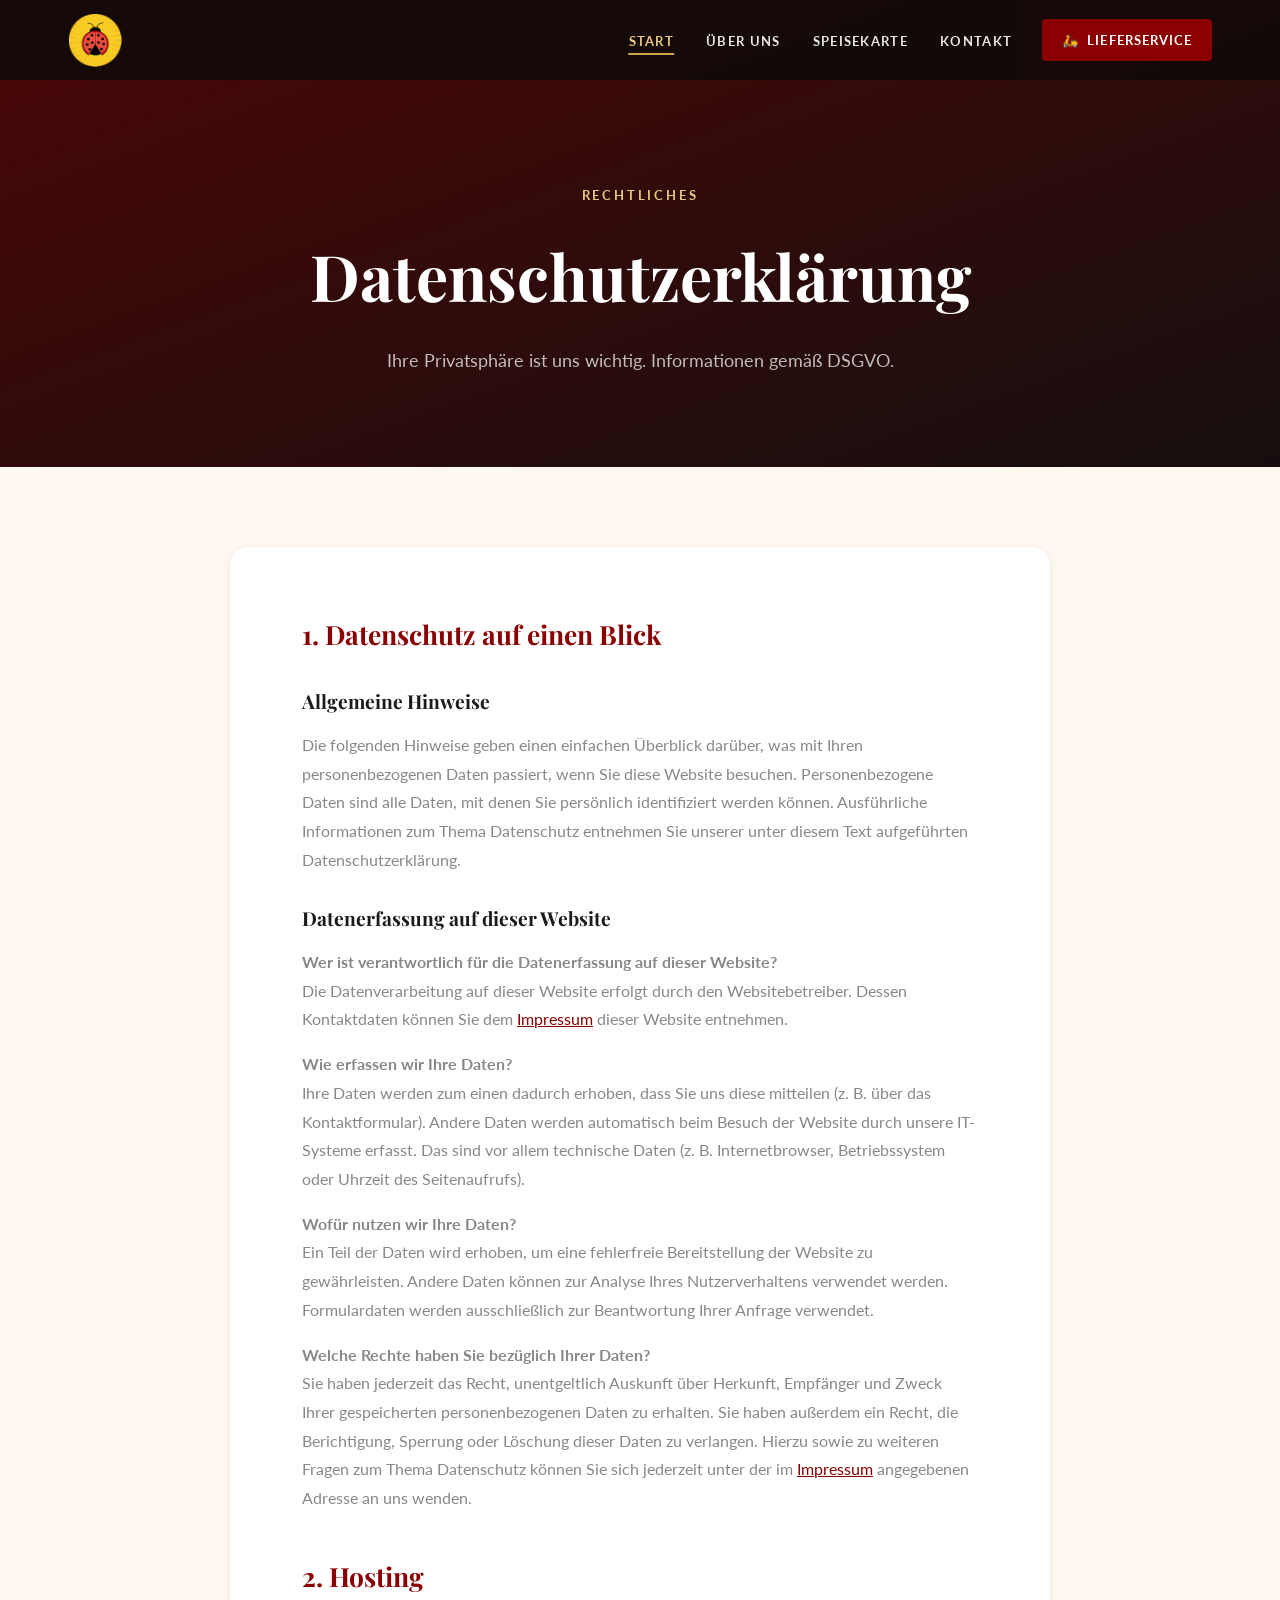
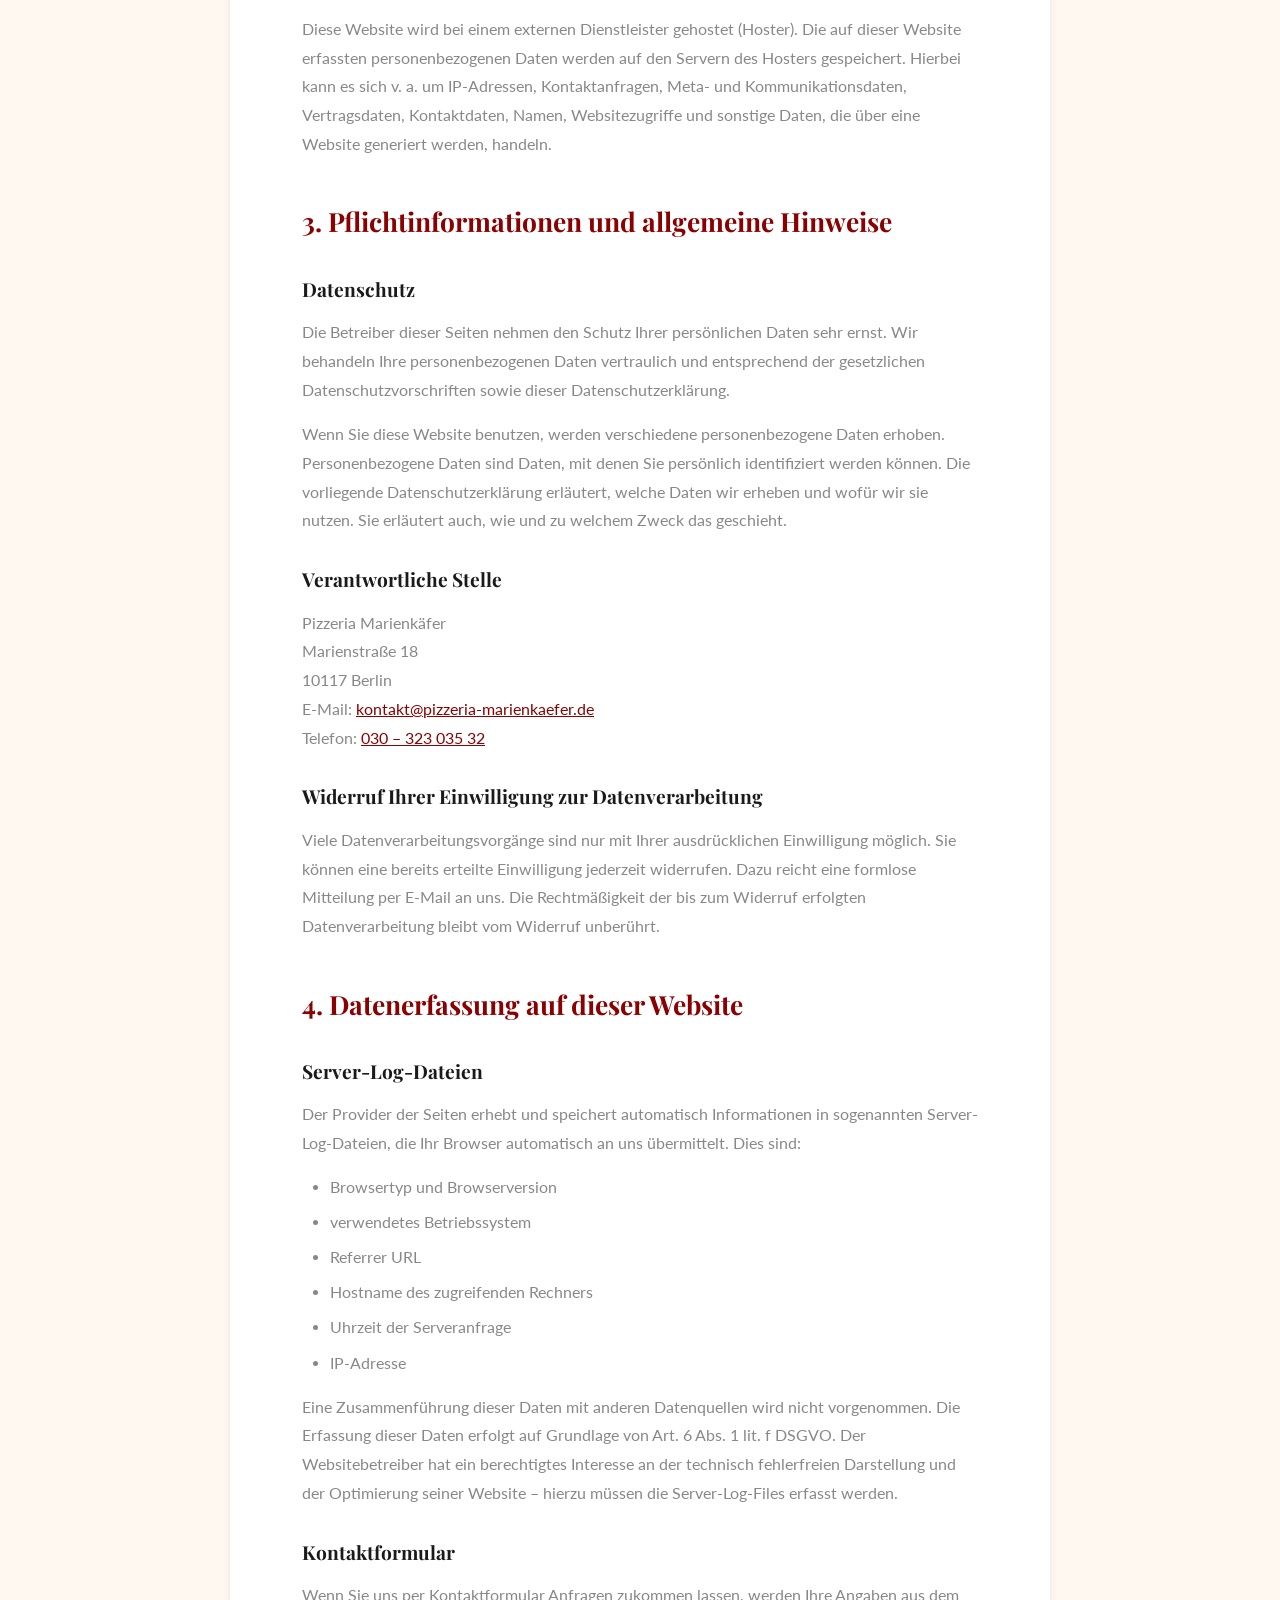
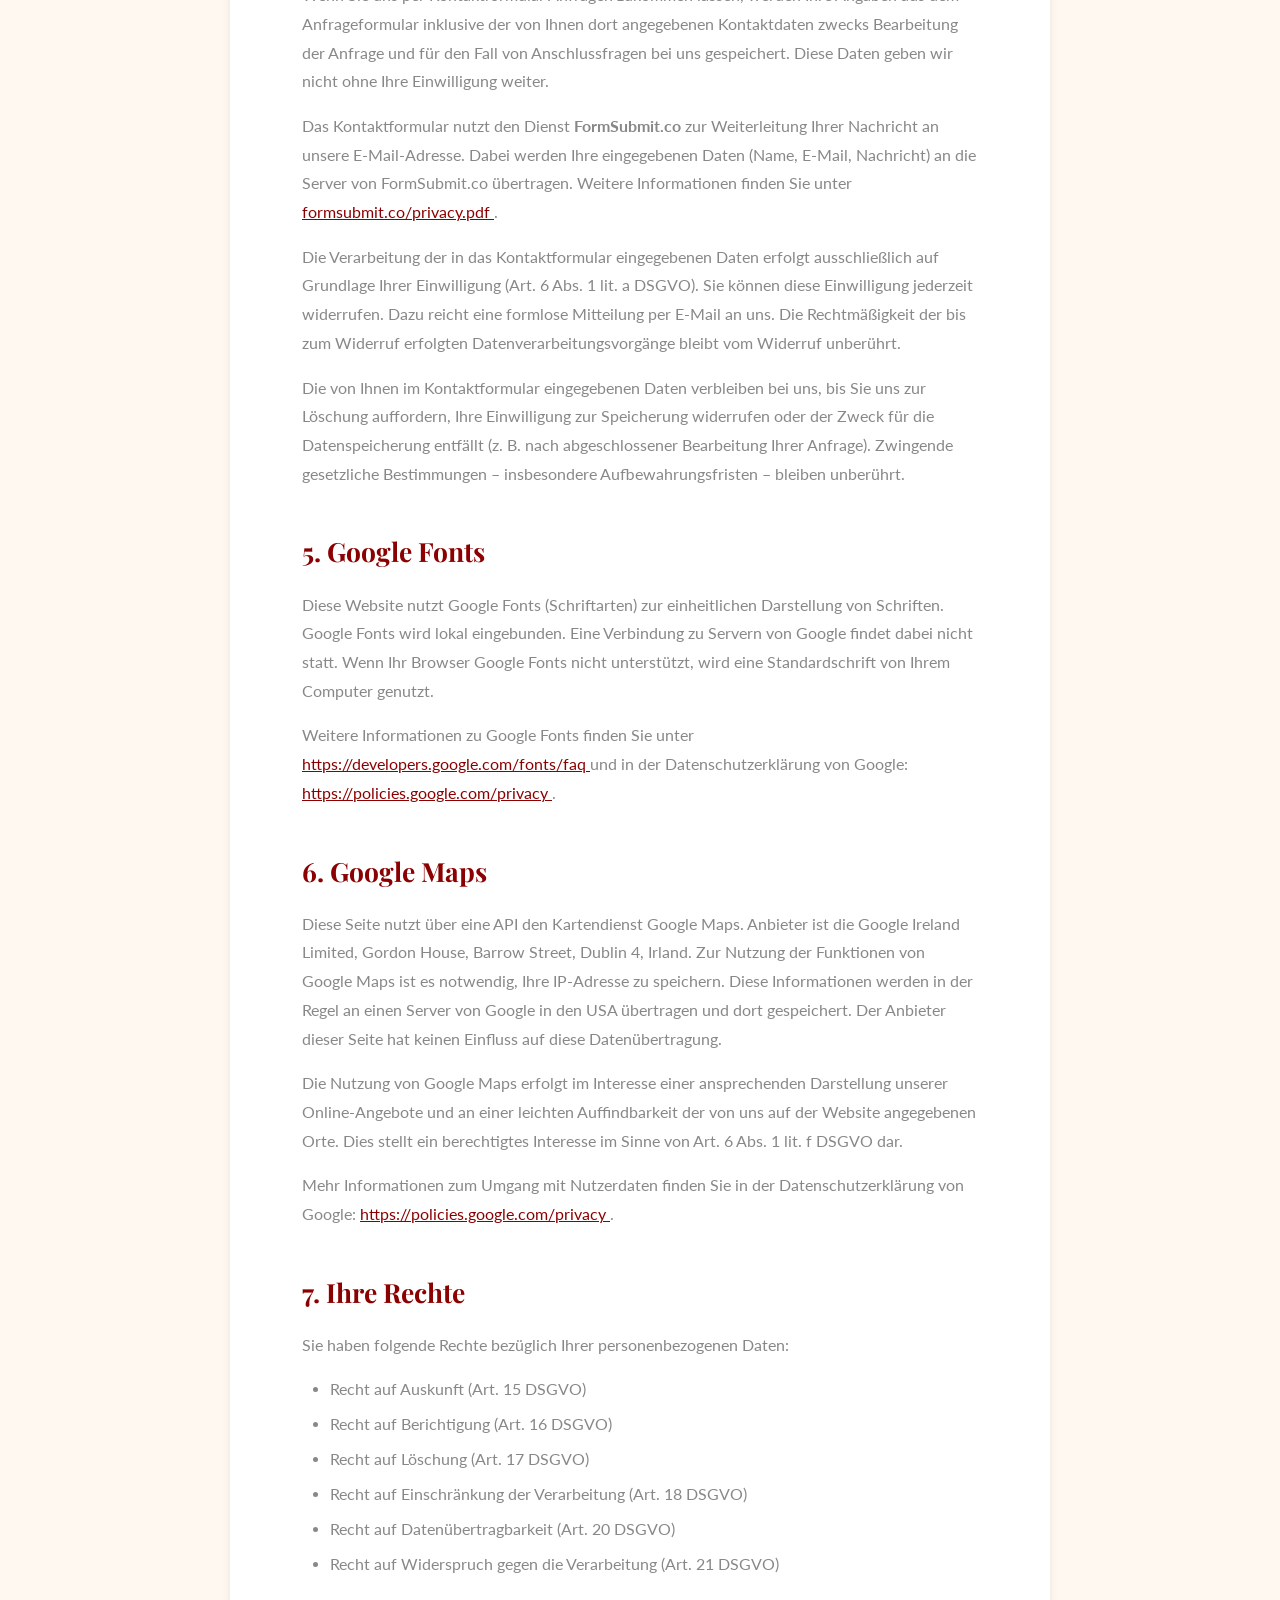
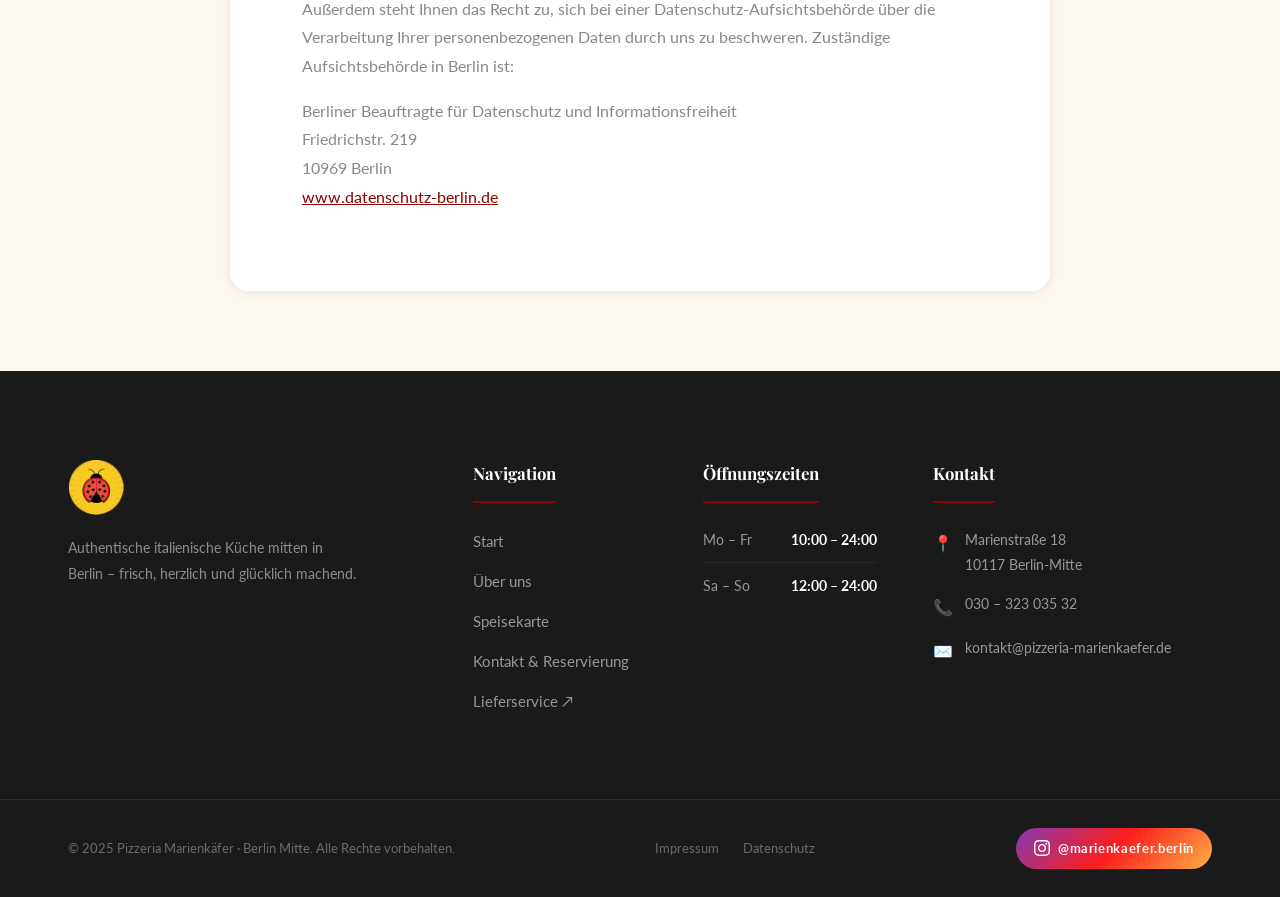
<file: datenschutz/index.html>
<!DOCTYPE html>
<html lang="de">
<head>
  <meta charset="UTF-8">
  <meta name="viewport" content="width=device-width, initial-scale=1.0">
  <meta name="description" content="Datenschutzerklärung der Pizzeria Marienkäfer Berlin – Informationen zum Datenschutz gemäß DSGVO.">
  <title>Datenschutz | Pizzeria Marienkäfer Berlin</title>
  <link rel="preconnect" href="https://fonts.googleapis.com">
  <link rel="preconnect" href="https://fonts.gstatic.com" crossorigin>
  <link href="https://fonts.googleapis.com/css2?family=Playfair+Display:ital,wght@0,400;0,600;0,700;1,400&family=Lato:wght@300;400;700&display=swap" rel="stylesheet">
  <link rel="stylesheet" href="../css/style.css">
</head>
<body>

  <!-- ===== NAVIGATION ===== -->
  <nav class="navbar solid" id="navbar" role="navigation" aria-label="Hauptnavigation">
    <div class="container">
      <a href="../" class="navbar-brand" aria-label="Zur Startseite">
        <img src="../Bilder/Logo.PNG"
             alt="Pizzeria Marienkäfer Logo">
      </a>
      <button class="nav-toggle" id="navToggle" aria-expanded="false" aria-label="Menü öffnen">
        <span></span><span></span><span></span>
      </button>
      <ul class="nav-menu" id="navMenu">
        <li><a href="../"             class="nav-link" data-page="home">Start</a></li>
        <li><a href="../about/"       class="nav-link" data-page="about">Über uns</a></li>
        <li><a href="../speisekarte/" class="nav-link" data-page="speisekarte">Speisekarte</a></li>
        <li><a href="../kontakt/"     class="nav-link" data-page="kontakt">Kontakt</a></li>
        <li>
          <a href="https://www.lieferando.de/speisekarte/muckrakers"
             class="btn-liefern nav-link"
             target="_blank" rel="noopener noreferrer">
            🛵&nbsp; Lieferservice
          </a>
        </li>
      </ul>
    </div>
  </nav>

  <!-- ===== PAGE HEADER ===== -->
  <header class="page-header">
    <div class="page-header-overlay"></div>
    <div class="page-header-content">
      <span class="section-label">Rechtliches</span>
      <h1>Datenschutzerklärung</h1>
      <p>Ihre Privatsphäre ist uns wichtig. Informationen gemäß DSGVO.</p>
    </div>
  </header>

  <!-- ===== CONTENT ===== -->
  <main class="legal-page" id="main">
    <div class="container">
      <article class="legal-content">

        <h2>1. Datenschutz auf einen Blick</h2>

        <h3>Allgemeine Hinweise</h3>
        <p>
          Die folgenden Hinweise geben einen einfachen Überblick darüber, was mit Ihren
          personenbezogenen Daten passiert, wenn Sie diese Website besuchen. Personenbezogene
          Daten sind alle Daten, mit denen Sie persönlich identifiziert werden können.
          Ausführliche Informationen zum Thema Datenschutz entnehmen Sie unserer unter diesem
          Text aufgeführten Datenschutzerklärung.
        </p>

        <h3>Datenerfassung auf dieser Website</h3>
        <p>
          <strong>Wer ist verantwortlich für die Datenerfassung auf dieser Website?</strong><br>
          Die Datenverarbeitung auf dieser Website erfolgt durch den Websitebetreiber. Dessen
          Kontaktdaten können Sie dem <a href="../impressum/">Impressum</a> dieser Website entnehmen.
        </p>
        <p>
          <strong>Wie erfassen wir Ihre Daten?</strong><br>
          Ihre Daten werden zum einen dadurch erhoben, dass Sie uns diese mitteilen (z. B. über
          das Kontaktformular). Andere Daten werden automatisch beim Besuch der Website durch
          unsere IT-Systeme erfasst. Das sind vor allem technische Daten (z. B. Internetbrowser,
          Betriebssystem oder Uhrzeit des Seitenaufrufs).
        </p>
        <p>
          <strong>Wofür nutzen wir Ihre Daten?</strong><br>
          Ein Teil der Daten wird erhoben, um eine fehlerfreie Bereitstellung der Website zu
          gewährleisten. Andere Daten können zur Analyse Ihres Nutzerverhaltens verwendet werden.
          Formulardaten werden ausschließlich zur Beantwortung Ihrer Anfrage verwendet.
        </p>
        <p>
          <strong>Welche Rechte haben Sie bezüglich Ihrer Daten?</strong><br>
          Sie haben jederzeit das Recht, unentgeltlich Auskunft über Herkunft, Empfänger und
          Zweck Ihrer gespeicherten personenbezogenen Daten zu erhalten. Sie haben außerdem
          ein Recht, die Berichtigung, Sperrung oder Löschung dieser Daten zu verlangen.
          Hierzu sowie zu weiteren Fragen zum Thema Datenschutz können Sie sich jederzeit
          unter der im <a href="../impressum/">Impressum</a> angegebenen Adresse an uns wenden.
        </p>

        <h2>2. Hosting</h2>
        <p>
          Diese Website wird bei einem externen Dienstleister gehostet (Hoster). Die auf dieser
          Website erfassten personenbezogenen Daten werden auf den Servern des Hosters gespeichert.
          Hierbei kann es sich v. a. um IP-Adressen, Kontaktanfragen, Meta- und Kommunikationsdaten,
          Vertragsdaten, Kontaktdaten, Namen, Websitezugriffe und sonstige Daten, die über eine
          Website generiert werden, handeln.
        </p>

        <h2>3. Pflichtinformationen und allgemeine Hinweise</h2>

        <h3>Datenschutz</h3>
        <p>
          Die Betreiber dieser Seiten nehmen den Schutz Ihrer persönlichen Daten sehr ernst.
          Wir behandeln Ihre personenbezogenen Daten vertraulich und entsprechend der gesetzlichen
          Datenschutzvorschriften sowie dieser Datenschutzerklärung.
        </p>
        <p>
          Wenn Sie diese Website benutzen, werden verschiedene personenbezogene Daten erhoben.
          Personenbezogene Daten sind Daten, mit denen Sie persönlich identifiziert werden können.
          Die vorliegende Datenschutzerklärung erläutert, welche Daten wir erheben und wofür wir
          sie nutzen. Sie erläutert auch, wie und zu welchem Zweck das geschieht.
        </p>

        <h3>Verantwortliche Stelle</h3>
        <p>
          Pizzeria Marienkäfer<br>
          Marienstraße 18<br>
          10117 Berlin<br>
          E-Mail: <a href="mailto:kontakt@pizzeria-marienkaefer.de">kontakt@pizzeria-marienkaefer.de</a><br>
          Telefon: <a href="tel:+493032303532">030 – 323 035 32</a>
        </p>

        <h3>Widerruf Ihrer Einwilligung zur Datenverarbeitung</h3>
        <p>
          Viele Datenverarbeitungsvorgänge sind nur mit Ihrer ausdrücklichen Einwilligung möglich.
          Sie können eine bereits erteilte Einwilligung jederzeit widerrufen. Dazu reicht eine
          formlose Mitteilung per E-Mail an uns. Die Rechtmäßigkeit der bis zum Widerruf erfolgten
          Datenverarbeitung bleibt vom Widerruf unberührt.
        </p>

        <h2>4. Datenerfassung auf dieser Website</h2>

        <h3>Server-Log-Dateien</h3>
        <p>
          Der Provider der Seiten erhebt und speichert automatisch Informationen in sogenannten
          Server-Log-Dateien, die Ihr Browser automatisch an uns übermittelt. Dies sind:
        </p>
        <ul>
          <li>Browsertyp und Browserversion</li>
          <li>verwendetes Betriebssystem</li>
          <li>Referrer URL</li>
          <li>Hostname des zugreifenden Rechners</li>
          <li>Uhrzeit der Serveranfrage</li>
          <li>IP-Adresse</li>
        </ul>
        <p>
          Eine Zusammenführung dieser Daten mit anderen Datenquellen wird nicht vorgenommen.
          Die Erfassung dieser Daten erfolgt auf Grundlage von Art. 6 Abs. 1 lit. f DSGVO.
          Der Websitebetreiber hat ein berechtigtes Interesse an der technisch fehlerfreien
          Darstellung und der Optimierung seiner Website – hierzu müssen die Server-Log-Files
          erfasst werden.
        </p>

        <h3>Kontaktformular</h3>
        <p>
          Wenn Sie uns per Kontaktformular Anfragen zukommen lassen, werden Ihre Angaben aus
          dem Anfrageformular inklusive der von Ihnen dort angegebenen Kontaktdaten zwecks
          Bearbeitung der Anfrage und für den Fall von Anschlussfragen bei uns gespeichert.
          Diese Daten geben wir nicht ohne Ihre Einwilligung weiter.
        </p>
        <p>
          Das Kontaktformular nutzt den Dienst <strong>FormSubmit.co</strong> zur Weiterleitung
          Ihrer Nachricht an unsere E-Mail-Adresse. Dabei werden Ihre eingegebenen Daten
          (Name, E-Mail, Nachricht) an die Server von FormSubmit.co übertragen. Weitere
          Informationen finden Sie unter
          <a href="https://formsubmit.co/privacy.pdf" target="_blank" rel="noopener">
            formsubmit.co/privacy.pdf
          </a>.
        </p>
        <p>
          Die Verarbeitung der in das Kontaktformular eingegebenen Daten erfolgt ausschließlich
          auf Grundlage Ihrer Einwilligung (Art. 6 Abs. 1 lit. a DSGVO). Sie können diese
          Einwilligung jederzeit widerrufen. Dazu reicht eine formlose Mitteilung per E-Mail
          an uns. Die Rechtmäßigkeit der bis zum Widerruf erfolgten Datenverarbeitungsvorgänge
          bleibt vom Widerruf unberührt.
        </p>
        <p>
          Die von Ihnen im Kontaktformular eingegebenen Daten verbleiben bei uns, bis Sie uns
          zur Löschung auffordern, Ihre Einwilligung zur Speicherung widerrufen oder der Zweck
          für die Datenspeicherung entfällt (z. B. nach abgeschlossener Bearbeitung Ihrer
          Anfrage). Zwingende gesetzliche Bestimmungen – insbesondere Aufbewahrungsfristen –
          bleiben unberührt.
        </p>

        <h2>5. Google Fonts</h2>
        <p>
          Diese Website nutzt Google Fonts (Schriftarten) zur einheitlichen Darstellung von
          Schriften. Google Fonts wird lokal eingebunden. Eine Verbindung zu Servern von Google
          findet dabei nicht statt. Wenn Ihr Browser Google Fonts nicht unterstützt, wird eine
          Standardschrift von Ihrem Computer genutzt.
        </p>
        <p>
          Weitere Informationen zu Google Fonts finden Sie unter
          <a href="https://developers.google.com/fonts/faq" target="_blank" rel="noopener">
            https://developers.google.com/fonts/faq
          </a>
          und in der Datenschutzerklärung von Google:
          <a href="https://policies.google.com/privacy?hl=de" target="_blank" rel="noopener">
            https://policies.google.com/privacy
          </a>.
        </p>

        <h2>6. Google Maps</h2>
        <p>
          Diese Seite nutzt über eine API den Kartendienst Google Maps. Anbieter ist die Google
          Ireland Limited, Gordon House, Barrow Street, Dublin 4, Irland. Zur Nutzung der
          Funktionen von Google Maps ist es notwendig, Ihre IP-Adresse zu speichern. Diese
          Informationen werden in der Regel an einen Server von Google in den USA übertragen
          und dort gespeichert. Der Anbieter dieser Seite hat keinen Einfluss auf diese
          Datenübertragung.
        </p>
        <p>
          Die Nutzung von Google Maps erfolgt im Interesse einer ansprechenden Darstellung
          unserer Online-Angebote und an einer leichten Auffindbarkeit der von uns auf der
          Website angegebenen Orte. Dies stellt ein berechtigtes Interesse im Sinne von
          Art. 6 Abs. 1 lit. f DSGVO dar.
        </p>
        <p>
          Mehr Informationen zum Umgang mit Nutzerdaten finden Sie in der Datenschutzerklärung
          von Google:
          <a href="https://policies.google.com/privacy?hl=de" target="_blank" rel="noopener">
            https://policies.google.com/privacy
          </a>.
        </p>

        <h2>7. Ihre Rechte</h2>
        <p>Sie haben folgende Rechte bezüglich Ihrer personenbezogenen Daten:</p>
        <ul>
          <li>Recht auf Auskunft (Art. 15 DSGVO)</li>
          <li>Recht auf Berichtigung (Art. 16 DSGVO)</li>
          <li>Recht auf Löschung (Art. 17 DSGVO)</li>
          <li>Recht auf Einschränkung der Verarbeitung (Art. 18 DSGVO)</li>
          <li>Recht auf Datenübertragbarkeit (Art. 20 DSGVO)</li>
          <li>Recht auf Widerspruch gegen die Verarbeitung (Art. 21 DSGVO)</li>
        </ul>
        <p>
          Außerdem steht Ihnen das Recht zu, sich bei einer Datenschutz-Aufsichtsbehörde über
          die Verarbeitung Ihrer personenbezogenen Daten durch uns zu beschweren. Zuständige
          Aufsichtsbehörde in Berlin ist:
        </p>
        <p>
          Berliner Beauftragte für Datenschutz und Informationsfreiheit<br>
          Friedrichstr. 219<br>
          10969 Berlin<br>
          <a href="https://www.datenschutz-berlin.de" target="_blank" rel="noopener">www.datenschutz-berlin.de</a>
        </p>

      </article>
    </div>
  </main>

  <!-- ===== FOOTER ===== -->
  <footer class="footer">
    <div class="container">
      <div class="footer-grid">
        <div class="footer-brand">
          <img src="../Bilder/Logo.PNG"
               alt="Pizzeria Marienkäfer Logo">
          <p>
            Authentische italienische Küche mitten in Berlin –
            frisch, herzlich und glücklich machend.
          </p>
        </div>
        <div class="footer-col">
          <h4>Navigation</h4>
          <ul>
            <li><a href="../">Start</a></li>
            <li><a href="../about/">Über uns</a></li>
            <li><a href="../speisekarte/">Speisekarte</a></li>
            <li><a href="../kontakt/">Kontakt &amp; Reservierung</a></li>
            <li><a href="https://www.lieferando.de/speisekarte/muckrakers" target="_blank" rel="noopener">Lieferservice ↗</a></li>
          </ul>
        </div>
        <div class="footer-col">
          <h4>Öffnungszeiten</h4>
          <div class="hours-row"><span>Mo – Fr</span><strong>10:00 – 24:00</strong></div>
          <div class="hours-row"><span>Sa – So</span><strong>12:00 – 24:00</strong></div>
        </div>
        <div class="footer-col">
          <h4>Kontakt</h4>
          <div class="footer-contact-item">
            <span class="footer-contact-icon">📍</span>
            <span>Marienstraße 18<br>10117 Berlin-Mitte</span>
          </div>
          <div class="footer-contact-item">
            <span class="footer-contact-icon">📞</span>
            <a href="tel:+493032303532">030 – 323 035 32</a>
          </div>
          <div class="footer-contact-item">
            <span class="footer-contact-icon">✉️</span>
            <a href="mailto:kontakt@pizzeria-marienkaefer.de">kontakt@pizzeria-marienkaefer.de</a>
          </div>
        </div>
      </div>
    </div>
    <div class="footer-bottom">
      <div class="container" style="display:flex;justify-content:space-between;align-items:center;flex-wrap:wrap;gap:12px;width:100%;">
        <p>© 2025 Pizzeria Marienkäfer · Berlin Mitte. Alle Rechte vorbehalten.</p>
        <nav class="footer-links">
          <a href="../impressum/">Impressum</a>
          <a href="../datenschutz/">Datenschutz</a>
        </nav>
        <a href="https://www.instagram.com/marienkaefer.berlin/" target="_blank" rel="noopener noreferrer" class="insta-btn">
          <svg width="16" height="16" viewBox="0 0 24 24" fill="currentColor"><path d="M12 2.163c3.204 0 3.584.012 4.85.07 3.252.148 4.771 1.691 4.919 4.919.058 1.265.069 1.645.069 4.849 0 3.205-.012 3.584-.069 4.849-.149 3.225-1.664 4.771-4.919 4.919-1.266.058-1.644.07-4.85.07-3.204 0-3.584-.012-4.849-.07-3.26-.149-4.771-1.699-4.919-4.92-.058-1.265-.07-1.644-.07-4.849 0-3.204.013-3.583.07-4.849.149-3.227 1.664-4.771 4.919-4.919 1.266-.057 1.645-.069 4.849-.069zm0-2.163c-3.259 0-3.667.014-4.947.072-4.358.2-6.78 2.618-6.98 6.98-.059 1.281-.073 1.689-.073 4.948 0 3.259.014 3.668.072 4.948.2 4.358 2.618 6.78 6.98 6.98 1.281.058 1.689.072 4.948.072 3.259 0 3.668-.014 4.948-.072 4.354-.2 6.782-2.618 6.979-6.98.059-1.28.073-1.689.073-4.948 0-3.259-.014-3.667-.072-4.947-.196-4.354-2.617-6.78-6.979-6.98-1.281-.059-1.69-.073-4.949-.073zm0 5.838c-3.403 0-6.162 2.759-6.162 6.162s2.759 6.163 6.162 6.163 6.162-2.759 6.162-6.163c0-3.403-2.759-6.162-6.162-6.162zm0 10.162c-2.209 0-4-1.79-4-4 0-2.209 1.791-4 4-4s4 1.791 4 4c0 2.21-1.791 4-4 4zm6.406-11.845c-.796 0-1.441.645-1.441 1.44s.645 1.44 1.441 1.44c.795 0 1.439-.645 1.439-1.44s-.644-1.44-1.439-1.44z"/></svg>
          @marienkaefer.berlin
        </a>
      </div>
    </div>
  </footer>

  <button class="back-to-top" aria-label="Zum Seitenanfang">↑</button>
  <script src="../js/main.js"></script>
</body>
</html>
</file>
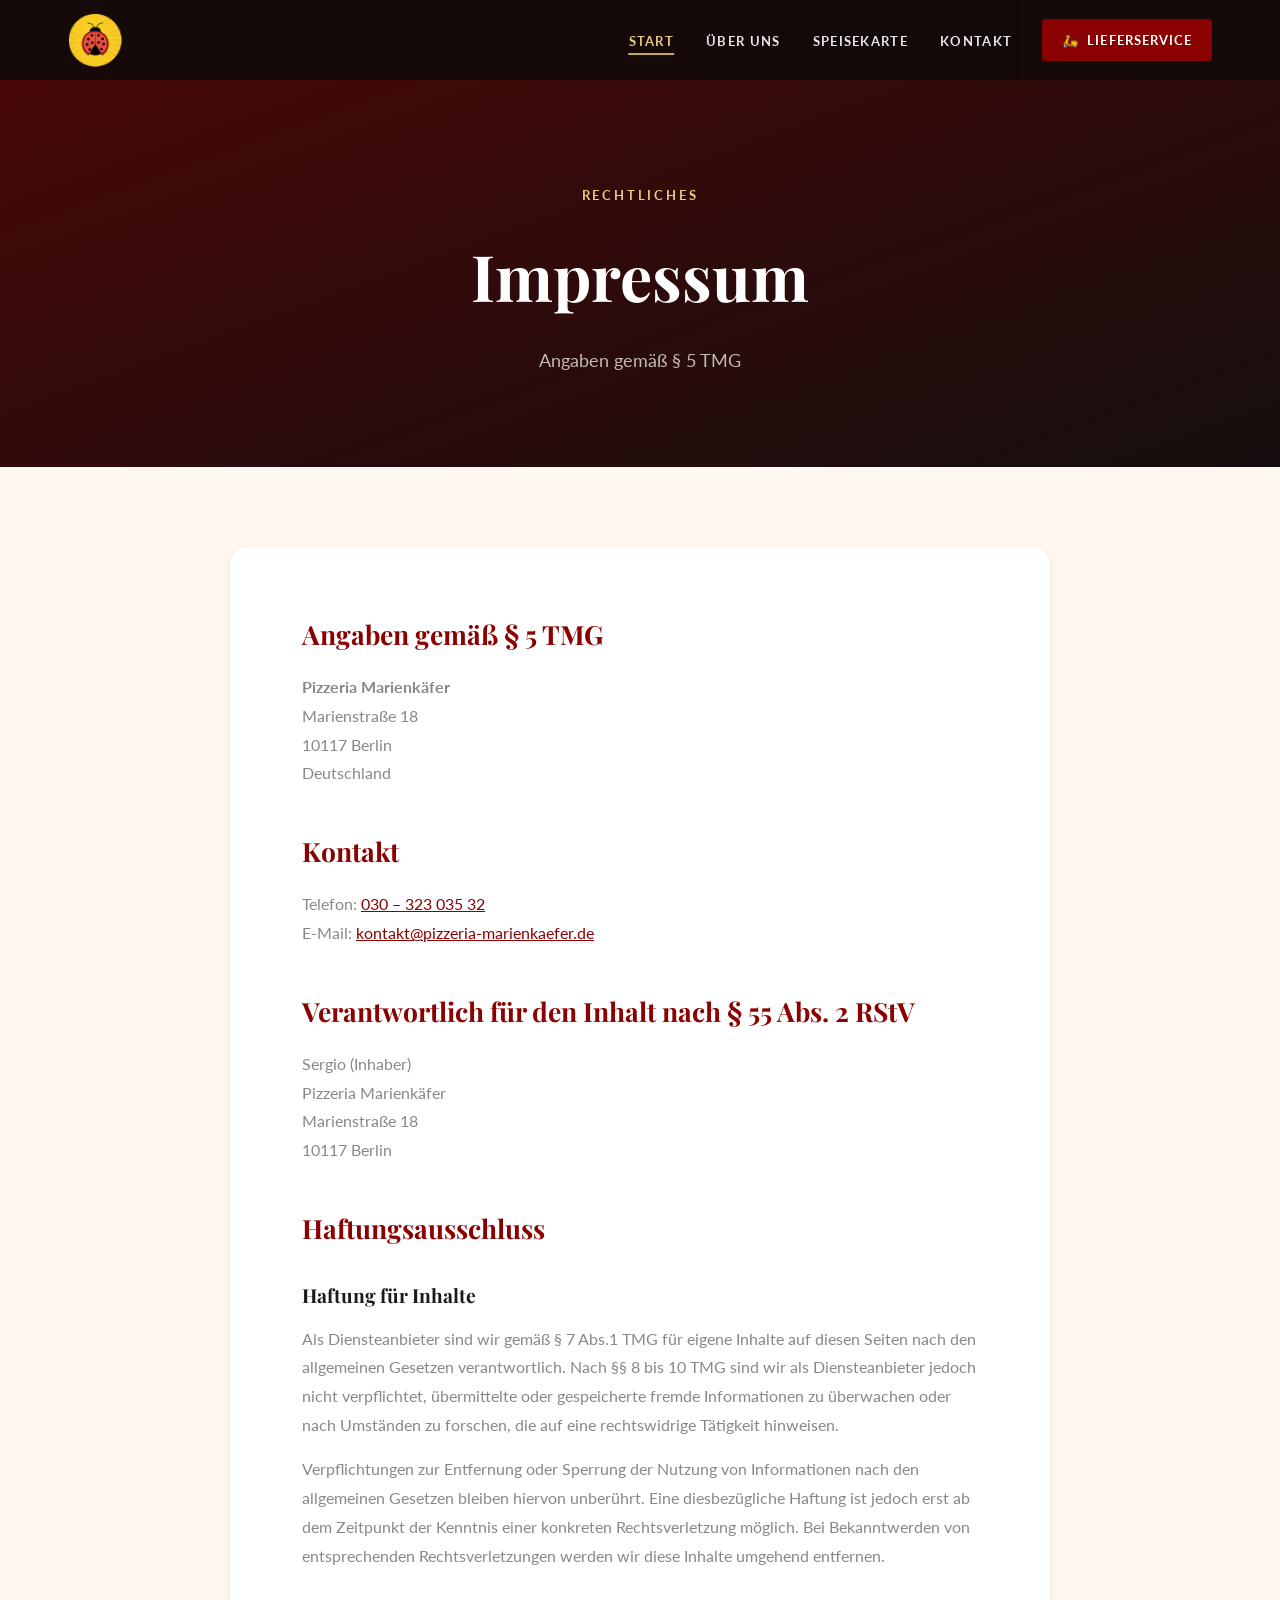
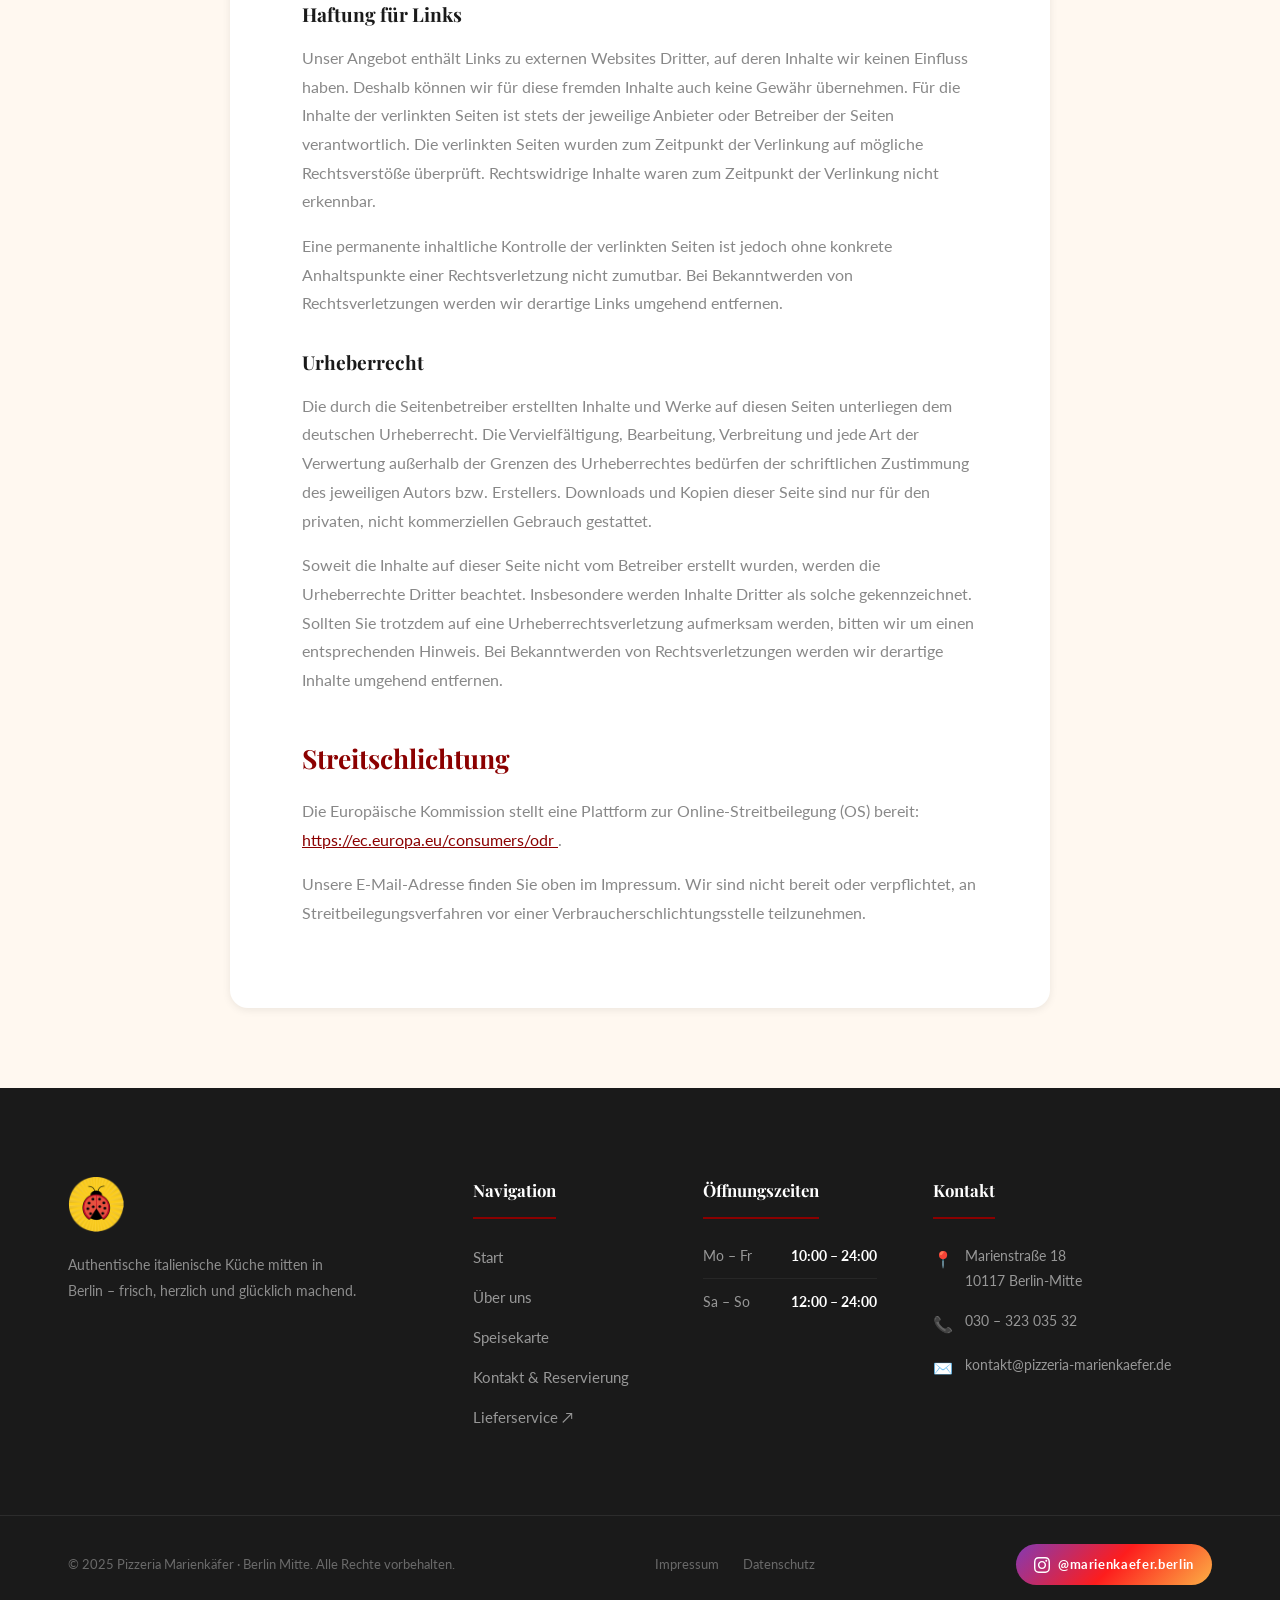
<file: impressum/index.html>
<!DOCTYPE html>
<html lang="de">
<head>
  <meta charset="UTF-8">
  <meta name="viewport" content="width=device-width, initial-scale=1.0">
  <meta name="description" content="Impressum der Pizzeria Marienkäfer, Marienstraße 18, 10117 Berlin.">
  <title>Impressum | Pizzeria Marienkäfer Berlin</title>
  <link rel="preconnect" href="https://fonts.googleapis.com">
  <link rel="preconnect" href="https://fonts.gstatic.com" crossorigin>
  <link href="https://fonts.googleapis.com/css2?family=Playfair+Display:ital,wght@0,400;0,600;0,700;1,400&family=Lato:wght@300;400;700&display=swap" rel="stylesheet">
  <link rel="stylesheet" href="../css/style.css">
</head>
<body>

  <!-- ===== NAVIGATION ===== -->
  <nav class="navbar solid" id="navbar" role="navigation" aria-label="Hauptnavigation">
    <div class="container">
      <a href="../" class="navbar-brand" aria-label="Zur Startseite">
        <img src="../Bilder/Logo.PNG"
             alt="Pizzeria Marienkäfer Logo">
      </a>
      <button class="nav-toggle" id="navToggle" aria-expanded="false" aria-label="Menü öffnen">
        <span></span><span></span><span></span>
      </button>
      <ul class="nav-menu" id="navMenu">
        <li><a href="../"             class="nav-link" data-page="home">Start</a></li>
        <li><a href="../about/"       class="nav-link" data-page="about">Über uns</a></li>
        <li><a href="../speisekarte/" class="nav-link" data-page="speisekarte">Speisekarte</a></li>
        <li><a href="../kontakt/"     class="nav-link" data-page="kontakt">Kontakt</a></li>
        <li>
          <a href="https://www.lieferando.de/speisekarte/muckrakers"
             class="btn-liefern nav-link"
             target="_blank" rel="noopener noreferrer">
            🛵&nbsp; Lieferservice
          </a>
        </li>
      </ul>
    </div>
  </nav>

  <!-- ===== PAGE HEADER ===== -->
  <header class="page-header">
    <div class="page-header-overlay"></div>
    <div class="page-header-content">
      <span class="section-label">Rechtliches</span>
      <h1>Impressum</h1>
      <p>Angaben gemäß § 5 TMG</p>
    </div>
  </header>

  <!-- ===== CONTENT ===== -->
  <main class="legal-page" id="main">
    <div class="container">
      <article class="legal-content">

        <h2>Angaben gemäß § 5 TMG</h2>

        <p>
          <strong>Pizzeria Marienkäfer</strong><br>
          Marienstraße 18<br>
          10117 Berlin<br>
          Deutschland
        </p>

        <h2>Kontakt</h2>
        <p>
          Telefon: <a href="tel:+493032303532">030 – 323 035 32</a><br>
          E-Mail: <a href="mailto:kontakt@pizzeria-marienkaefer.de">kontakt@pizzeria-marienkaefer.de</a>
        </p>

        <h2>Verantwortlich für den Inhalt nach § 55 Abs. 2 RStV</h2>
        <p>
          Sergio (Inhaber)<br>
          Pizzeria Marienkäfer<br>
          Marienstraße 18<br>
          10117 Berlin
        </p>

        <h2>Haftungsausschluss</h2>

        <h3>Haftung für Inhalte</h3>
        <p>
          Als Diensteanbieter sind wir gemäß § 7 Abs.1 TMG für eigene Inhalte auf diesen Seiten
          nach den allgemeinen Gesetzen verantwortlich. Nach §§ 8 bis 10 TMG sind wir als
          Diensteanbieter jedoch nicht verpflichtet, übermittelte oder gespeicherte fremde
          Informationen zu überwachen oder nach Umständen zu forschen, die auf eine rechtswidrige
          Tätigkeit hinweisen.
        </p>
        <p>
          Verpflichtungen zur Entfernung oder Sperrung der Nutzung von Informationen nach den
          allgemeinen Gesetzen bleiben hiervon unberührt. Eine diesbezügliche Haftung ist jedoch
          erst ab dem Zeitpunkt der Kenntnis einer konkreten Rechtsverletzung möglich. Bei
          Bekanntwerden von entsprechenden Rechtsverletzungen werden wir diese Inhalte umgehend
          entfernen.
        </p>

        <h3>Haftung für Links</h3>
        <p>
          Unser Angebot enthält Links zu externen Websites Dritter, auf deren Inhalte wir keinen
          Einfluss haben. Deshalb können wir für diese fremden Inhalte auch keine Gewähr übernehmen.
          Für die Inhalte der verlinkten Seiten ist stets der jeweilige Anbieter oder Betreiber der
          Seiten verantwortlich. Die verlinkten Seiten wurden zum Zeitpunkt der Verlinkung auf
          mögliche Rechtsverstöße überprüft. Rechtswidrige Inhalte waren zum Zeitpunkt der
          Verlinkung nicht erkennbar.
        </p>
        <p>
          Eine permanente inhaltliche Kontrolle der verlinkten Seiten ist jedoch ohne konkrete
          Anhaltspunkte einer Rechtsverletzung nicht zumutbar. Bei Bekanntwerden von
          Rechtsverletzungen werden wir derartige Links umgehend entfernen.
        </p>

        <h3>Urheberrecht</h3>
        <p>
          Die durch die Seitenbetreiber erstellten Inhalte und Werke auf diesen Seiten unterliegen
          dem deutschen Urheberrecht. Die Vervielfältigung, Bearbeitung, Verbreitung und jede Art der
          Verwertung außerhalb der Grenzen des Urheberrechtes bedürfen der schriftlichen Zustimmung
          des jeweiligen Autors bzw. Erstellers. Downloads und Kopien dieser Seite sind nur für den
          privaten, nicht kommerziellen Gebrauch gestattet.
        </p>
        <p>
          Soweit die Inhalte auf dieser Seite nicht vom Betreiber erstellt wurden, werden die
          Urheberrechte Dritter beachtet. Insbesondere werden Inhalte Dritter als solche
          gekennzeichnet. Sollten Sie trotzdem auf eine Urheberrechtsverletzung aufmerksam werden,
          bitten wir um einen entsprechenden Hinweis. Bei Bekanntwerden von Rechtsverletzungen werden
          wir derartige Inhalte umgehend entfernen.
        </p>

        <h2>Streitschlichtung</h2>
        <p>
          Die Europäische Kommission stellt eine Plattform zur Online-Streitbeilegung (OS) bereit:
          <a href="https://ec.europa.eu/consumers/odr" target="_blank" rel="noopener">
            https://ec.europa.eu/consumers/odr
          </a>.
        </p>
        <p>
          Unsere E-Mail-Adresse finden Sie oben im Impressum. Wir sind nicht bereit oder
          verpflichtet, an Streitbeilegungsverfahren vor einer Verbraucherschlichtungsstelle
          teilzunehmen.
        </p>

      </article>
    </div>
  </main>

  <!-- ===== FOOTER ===== -->
  <footer class="footer">
    <div class="container">
      <div class="footer-grid">
        <div class="footer-brand">
          <img src="../Bilder/Logo.PNG"
               alt="Pizzeria Marienkäfer Logo">
          <p>
            Authentische italienische Küche mitten in Berlin –
            frisch, herzlich und glücklich machend.
          </p>
        </div>
        <div class="footer-col">
          <h4>Navigation</h4>
          <ul>
            <li><a href="../">Start</a></li>
            <li><a href="../about/">Über uns</a></li>
            <li><a href="../speisekarte/">Speisekarte</a></li>
            <li><a href="../kontakt/">Kontakt &amp; Reservierung</a></li>
            <li><a href="https://www.lieferando.de/speisekarte/muckrakers" target="_blank" rel="noopener">Lieferservice ↗</a></li>
          </ul>
        </div>
        <div class="footer-col">
          <h4>Öffnungszeiten</h4>
          <div class="hours-row"><span>Mo – Fr</span><strong>10:00 – 24:00</strong></div>
          <div class="hours-row"><span>Sa – So</span><strong>12:00 – 24:00</strong></div>
        </div>
        <div class="footer-col">
          <h4>Kontakt</h4>
          <div class="footer-contact-item">
            <span class="footer-contact-icon">📍</span>
            <span>Marienstraße 18<br>10117 Berlin-Mitte</span>
          </div>
          <div class="footer-contact-item">
            <span class="footer-contact-icon">📞</span>
            <a href="tel:+493032303532">030 – 323 035 32</a>
          </div>
          <div class="footer-contact-item">
            <span class="footer-contact-icon">✉️</span>
            <a href="mailto:kontakt@pizzeria-marienkaefer.de">kontakt@pizzeria-marienkaefer.de</a>
          </div>
        </div>
      </div>
    </div>
    <div class="footer-bottom">
      <div class="container" style="display:flex;justify-content:space-between;align-items:center;flex-wrap:wrap;gap:12px;width:100%;">
        <p>© 2025 Pizzeria Marienkäfer · Berlin Mitte. Alle Rechte vorbehalten.</p>
        <nav class="footer-links">
          <a href="../impressum/">Impressum</a>
          <a href="../datenschutz/">Datenschutz</a>
        </nav>
        <a href="https://www.instagram.com/marienkaefer.berlin/" target="_blank" rel="noopener noreferrer" class="insta-btn">
          <svg width="16" height="16" viewBox="0 0 24 24" fill="currentColor"><path d="M12 2.163c3.204 0 3.584.012 4.85.07 3.252.148 4.771 1.691 4.919 4.919.058 1.265.069 1.645.069 4.849 0 3.205-.012 3.584-.069 4.849-.149 3.225-1.664 4.771-4.919 4.919-1.266.058-1.644.07-4.85.07-3.204 0-3.584-.012-4.849-.07-3.26-.149-4.771-1.699-4.919-4.92-.058-1.265-.07-1.644-.07-4.849 0-3.204.013-3.583.07-4.849.149-3.227 1.664-4.771 4.919-4.919 1.266-.057 1.645-.069 4.849-.069zm0-2.163c-3.259 0-3.667.014-4.947.072-4.358.2-6.78 2.618-6.98 6.98-.059 1.281-.073 1.689-.073 4.948 0 3.259.014 3.668.072 4.948.2 4.358 2.618 6.78 6.98 6.98 1.281.058 1.689.072 4.948.072 3.259 0 3.668-.014 4.948-.072 4.354-.2 6.782-2.618 6.979-6.98.059-1.28.073-1.689.073-4.948 0-3.259-.014-3.667-.072-4.947-.196-4.354-2.617-6.78-6.979-6.98-1.281-.059-1.69-.073-4.949-.073zm0 5.838c-3.403 0-6.162 2.759-6.162 6.162s2.759 6.163 6.162 6.163 6.162-2.759 6.162-6.163c0-3.403-2.759-6.162-6.162-6.162zm0 10.162c-2.209 0-4-1.79-4-4 0-2.209 1.791-4 4-4s4 1.791 4 4c0 2.21-1.791 4-4 4zm6.406-11.845c-.796 0-1.441.645-1.441 1.44s.645 1.44 1.441 1.44c.795 0 1.439-.645 1.439-1.44s-.644-1.44-1.439-1.44z"/></svg>
          @marienkaefer.berlin
        </a>
      </div>
    </div>
  </footer>

  <button class="back-to-top" aria-label="Zum Seitenanfang">↑</button>
  <script src="../js/main.js"></script>
</body>
</html>
</file>
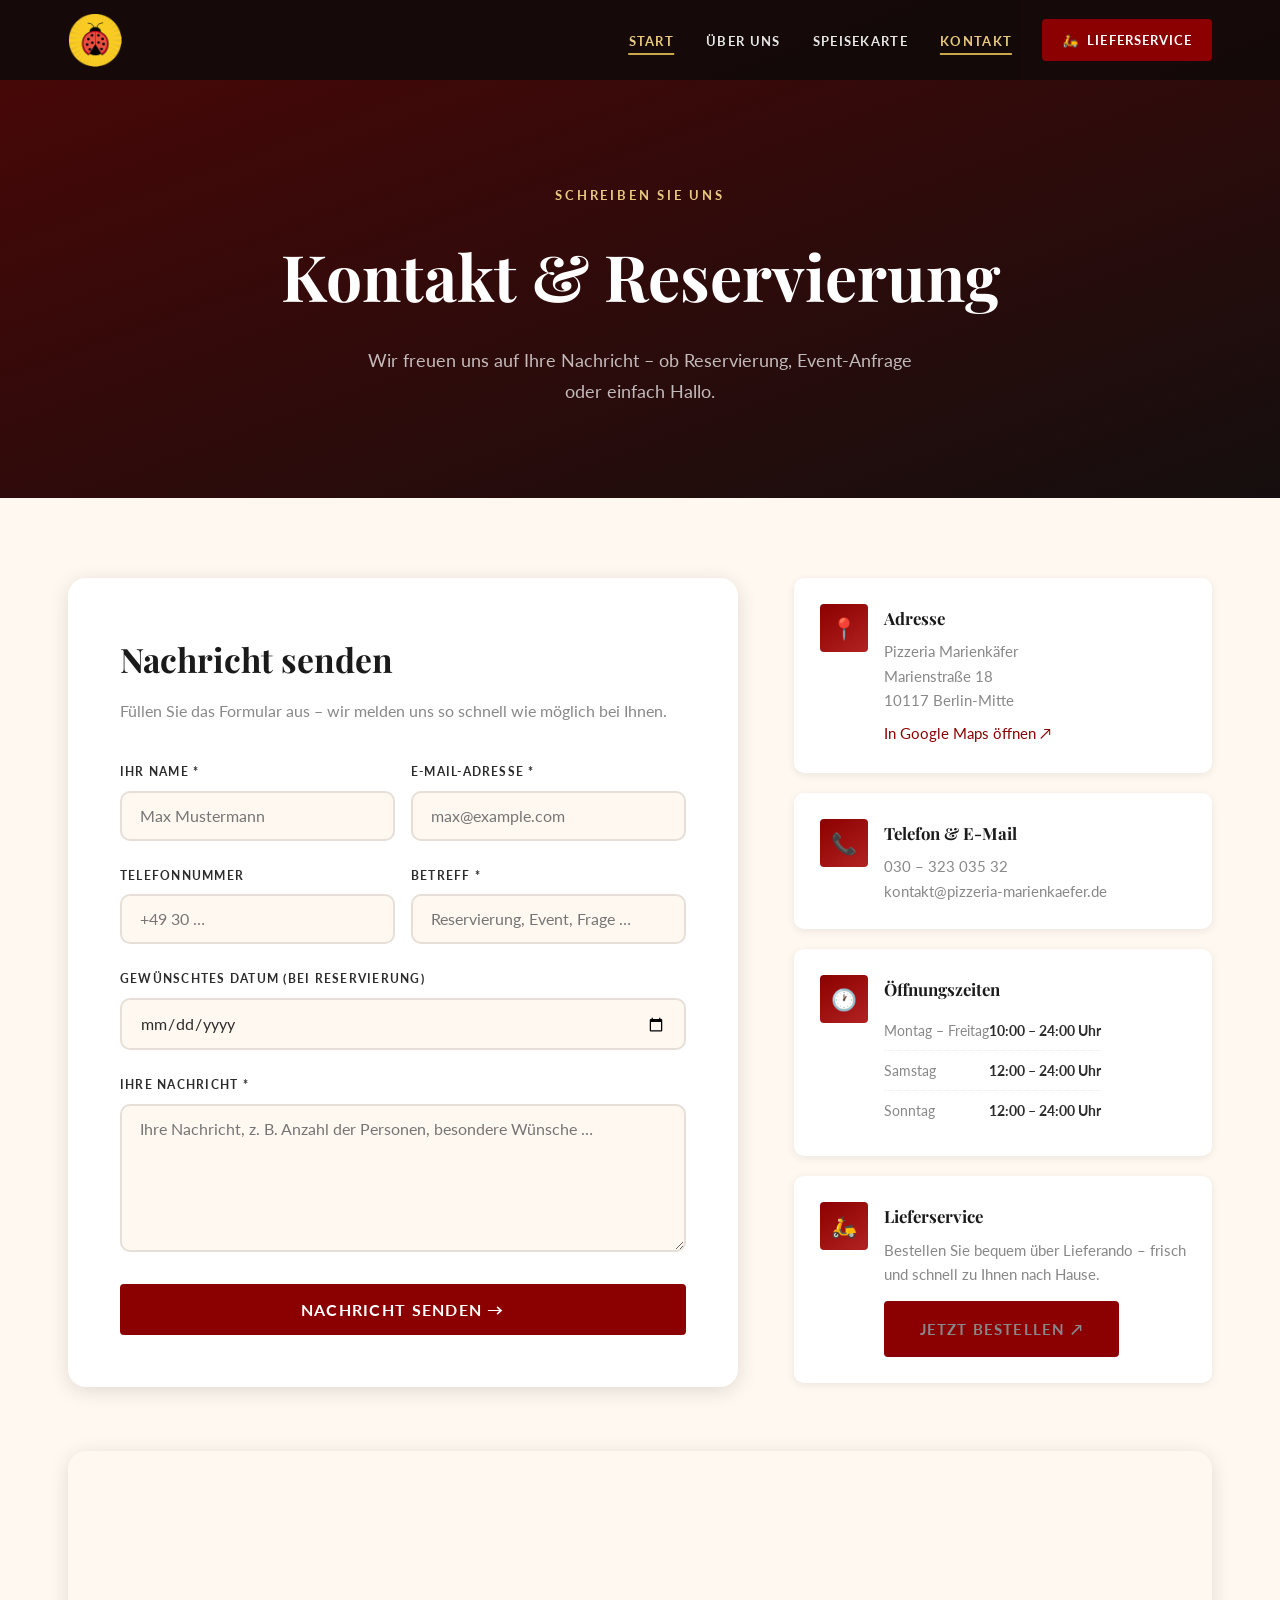
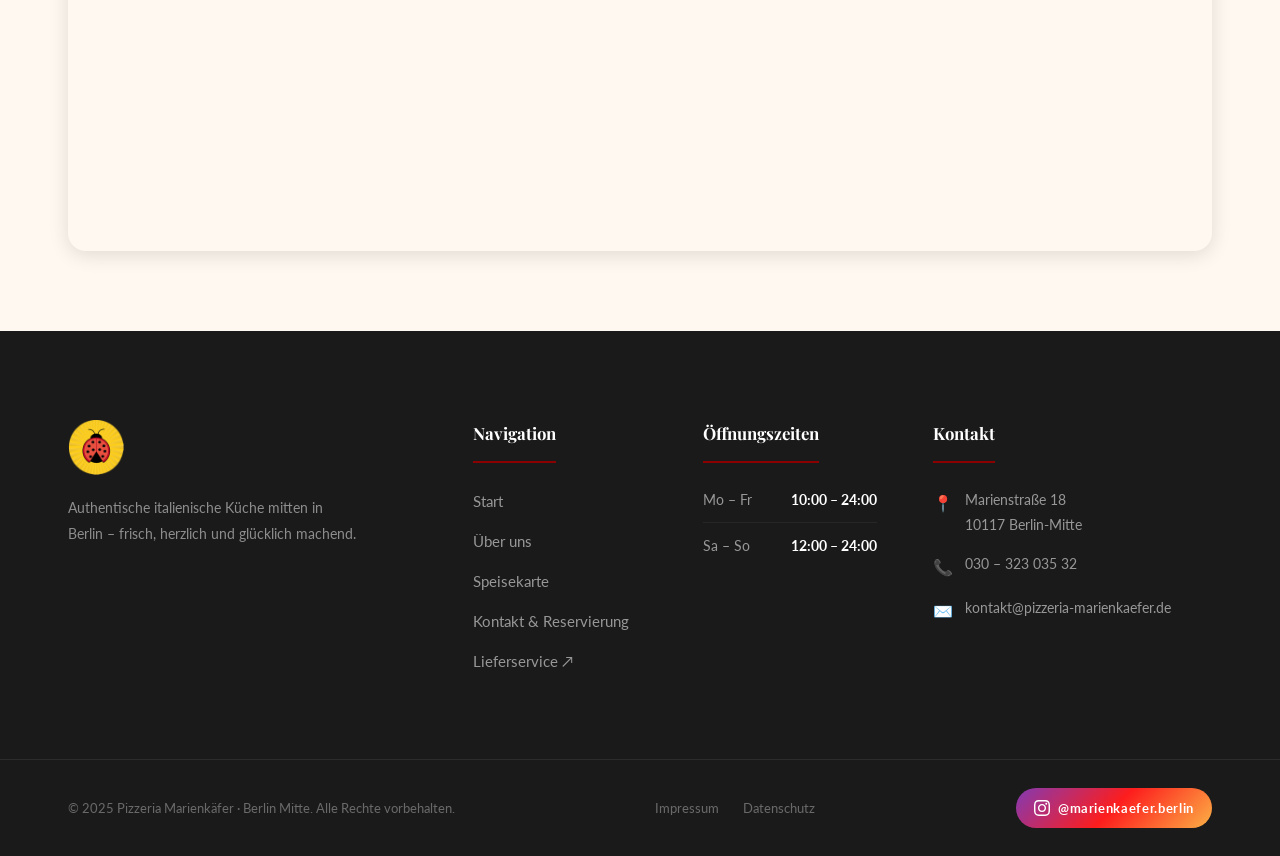
<file: kontakt/index.html>
<!DOCTYPE html>
<html lang="de">
<head>
  <meta charset="UTF-8">
  <meta name="viewport" content="width=device-width, initial-scale=1.0">
  <meta name="description" content="Kontakt und Reservierung bei der Pizzeria Marienkäfer Berlin – Marienstraße 18, 10117 Berlin. Telefon: 030 323 035 32. Tisch reservieren oder Nachricht senden.">
  <title>Kontakt &amp; Reservierung | Pizzeria Marienkäfer Berlin</title>
  <link rel="preconnect" href="https://fonts.googleapis.com">
  <link rel="preconnect" href="https://fonts.gstatic.com" crossorigin>
  <link href="https://fonts.googleapis.com/css2?family=Playfair+Display:ital,wght@0,400;0,600;0,700;1,400&family=Lato:wght@300;400;700&display=swap" rel="stylesheet">
  <link rel="stylesheet" href="../css/style.css">
</head>
<body>

  <!-- ===== NAVIGATION ===== -->
  <nav class="navbar solid" id="navbar" role="navigation" aria-label="Hauptnavigation">
    <div class="container">
      <a href="../" class="navbar-brand" aria-label="Zur Startseite">
        <img src="../Bilder/Logo.PNG"
             alt="Pizzeria Marienkäfer Logo">
      </a>
      <button class="nav-toggle" id="navToggle" aria-expanded="false" aria-label="Menü öffnen">
        <span></span><span></span><span></span>
      </button>
      <ul class="nav-menu" id="navMenu">
        <li><a href="../"             class="nav-link" data-page="home">Start</a></li>
        <li><a href="../about/"       class="nav-link" data-page="about">Über uns</a></li>
        <li><a href="../speisekarte/" class="nav-link" data-page="speisekarte">Speisekarte</a></li>
        <li><a href="../kontakt/"     class="nav-link" data-page="kontakt">Kontakt</a></li>
        <li>
          <a href="https://www.lieferando.de/speisekarte/muckrakers"
             class="btn-liefern nav-link"
             target="_blank" rel="noopener noreferrer">
            🛵&nbsp; Lieferservice
          </a>
        </li>
      </ul>
    </div>
  </nav>

  <!-- ===== PAGE HEADER ===== -->
  <header class="page-header">
    <div class="page-header-bg"
         style="background-image: url('https://www.pizzeria-marienkaefer.de/wp-content/uploads/2022/11/bild4-marien.jpeg');"
         role="img" aria-label="Pizzeria Marienkäfer Atmosphäre"></div>
    <div class="page-header-overlay"></div>
    <div class="page-header-content">
      <span class="section-label">Schreiben Sie uns</span>
      <h1>Kontakt &amp; Reservierung</h1>
      <p>Wir freuen uns auf Ihre Nachricht – ob Reservierung, Event-Anfrage oder einfach Hallo.</p>
    </div>
  </header>

  <!-- ===== CONTACT ===== -->
  <main class="contact-page" id="main">
    <div class="container">
      <div class="contact-grid">

        <!-- Form -->
        <div class="contact-form-wrap fade-in">
          <h2>Nachricht senden</h2>
          <p>Füllen Sie das Formular aus – wir melden uns so schnell wie möglich bei Ihnen.</p>

          <div class="form-success" id="formSuccess">
            ✅ Vielen Dank! Ihre Nachricht wurde erfolgreich gesendet. Wir melden uns bald bei Ihnen.
          </div>
          <div class="form-error" id="formError">
            ⚠️ Es ist ein Fehler aufgetreten. Bitte versuchen Sie es erneut oder schreiben Sie uns direkt an
            <a href="mailto:kontakt@pizzeria-marienkaefer.de">kontakt@pizzeria-marienkaefer.de</a>.
          </div>

          <form id="contactForm" novalidate>
            <!-- FormSubmit honeypot (hidden) -->
            <input type="text" name="_honey" style="display:none" tabindex="-1">
            <input type="hidden" name="_subject" value="Neue Nachricht vom Website-Kontaktformular">

            <div class="form-row">
              <div class="form-group">
                <label for="name">Ihr Name *</label>
                <input type="text" id="name" name="name" placeholder="Max Mustermann" required>
              </div>
              <div class="form-group">
                <label for="email">E-Mail-Adresse *</label>
                <input type="email" id="email" name="email" placeholder="max@example.com" required>
              </div>
            </div>

            <div class="form-row">
              <div class="form-group">
                <label for="phone">Telefonnummer</label>
                <input type="tel" id="phone" name="phone" placeholder="+49 30 …">
              </div>
              <div class="form-group">
                <label for="betreff">Betreff *</label>
                <input type="text" id="betreff" name="betreff" placeholder="Reservierung, Event, Frage …" required>
              </div>
            </div>

            <div class="form-group">
              <label for="date">Gewünschtes Datum (bei Reservierung)</label>
              <input type="date" id="date" name="datum">
            </div>

            <div class="form-group">
              <label for="message">Ihre Nachricht *</label>
              <textarea id="message" name="nachricht"
                placeholder="Ihre Nachricht, z. B. Anzahl der Personen, besondere Wünsche …"
                required></textarea>
            </div>

            <button type="submit" class="btn btn-primary" style="width:100%; justify-content:center; font-size:1rem;">
              Nachricht senden →
            </button>
          </form>
        </div>

        <!-- Info -->
        <div class="contact-info-stack">

          <div class="contact-card fade-in delay-1">
            <div class="contact-card-icon">📍</div>
            <div class="contact-card-body">
              <h4>Adresse</h4>
              <p>
                Pizzeria Marienkäfer<br>
                Marienstraße 18<br>
                10117 Berlin-Mitte
              </p>
              <a href="https://maps.google.com/?q=Marienstra%C3%9Fe+18,+10117+Berlin"
                 target="_blank" rel="noopener" style="color:var(--primary); margin-top:8px; display:inline-block;">
                In Google Maps öffnen ↗
              </a>
            </div>
          </div>

          <div class="contact-card fade-in delay-2">
            <div class="contact-card-icon">📞</div>
            <div class="contact-card-body">
              <h4>Telefon &amp; E-Mail</h4>
              <p>
                <a href="tel:+493032303532">030 – 323 035 32</a><br>
                <a href="mailto:kontakt@pizzeria-marienkaefer.de">kontakt@pizzeria-marienkaefer.de</a>
              </p>
            </div>
          </div>

          <div class="contact-card fade-in delay-3">
            <div class="contact-card-icon">🕐</div>
            <div class="contact-card-body">
              <h4>Öffnungszeiten</h4>
              <table class="hours-table">
                <tr><td>Montag – Freitag</td><td><strong>10:00 – 24:00 Uhr</strong></td></tr>
                <tr><td>Samstag</td><td><strong>12:00 – 24:00 Uhr</strong></td></tr>
                <tr><td>Sonntag</td><td><strong>12:00 – 24:00 Uhr</strong></td></tr>
              </table>
            </div>
          </div>

          <div class="contact-card fade-in delay-4">
            <div class="contact-card-icon">🛵</div>
            <div class="contact-card-body">
              <h4>Lieferservice</h4>
              <p>Bestellen Sie bequem über Lieferando – frisch und schnell zu Ihnen nach Hause.</p>
              <a href="https://www.lieferando.de/speisekarte/muckrakers"
                 target="_blank" rel="noopener"
                 class="btn btn-primary" style="margin-top:14px; display:inline-flex;">
                Jetzt bestellen ↗
              </a>
            </div>
          </div>

        </div>
      </div>

      <!-- Google Maps Embed -->
      <div style="margin-top: 64px; border-radius: var(--radius-lg); overflow: hidden; box-shadow: var(--shadow-md);">
        <iframe
          title="Pizzeria Marienkäfer auf der Karte"
          src="https://maps.google.com/maps?q=Marienstra%C3%9Fe+18,+10117+Berlin&t=&z=15&ie=UTF8&iwloc=&output=embed"
          width="100%"
          height="400"
          style="border:0; display:block;"
          allowfullscreen=""
          loading="lazy"
          referrerpolicy="no-referrer-when-downgrade">
        </iframe>
      </div>

    </div>
  </main>

  <!-- ===== FOOTER ===== -->
  <footer class="footer">
    <div class="container">
      <div class="footer-grid">
        <div class="footer-brand">
          <img src="../Bilder/Logo.PNG"
               alt="Pizzeria Marienkäfer Logo">
          <p>
            Authentische italienische Küche mitten in Berlin –
            frisch, herzlich und glücklich machend.
          </p>
        </div>
        <div class="footer-col">
          <h4>Navigation</h4>
          <ul>
            <li><a href="../">Start</a></li>
            <li><a href="../about/">Über uns</a></li>
            <li><a href="../speisekarte/">Speisekarte</a></li>
            <li><a href="../kontakt/">Kontakt &amp; Reservierung</a></li>
            <li><a href="https://www.lieferando.de/speisekarte/muckrakers" target="_blank" rel="noopener">Lieferservice ↗</a></li>
          </ul>
        </div>
        <div class="footer-col">
          <h4>Öffnungszeiten</h4>
          <div class="hours-row"><span>Mo – Fr</span><strong>10:00 – 24:00</strong></div>
          <div class="hours-row"><span>Sa – So</span><strong>12:00 – 24:00</strong></div>
        </div>
        <div class="footer-col">
          <h4>Kontakt</h4>
          <div class="footer-contact-item">
            <span class="footer-contact-icon">📍</span>
            <span>Marienstraße 18<br>10117 Berlin-Mitte</span>
          </div>
          <div class="footer-contact-item">
            <span class="footer-contact-icon">📞</span>
            <a href="tel:+493032303532">030 – 323 035 32</a>
          </div>
          <div class="footer-contact-item">
            <span class="footer-contact-icon">✉️</span>
            <a href="mailto:kontakt@pizzeria-marienkaefer.de">kontakt@pizzeria-marienkaefer.de</a>
          </div>
        </div>
      </div>
    </div>
    <div class="footer-bottom">
      <div class="container" style="display:flex;justify-content:space-between;align-items:center;flex-wrap:wrap;gap:12px;width:100%;">
        <p>© 2025 Pizzeria Marienkäfer · Berlin Mitte. Alle Rechte vorbehalten.</p>
        <nav class="footer-links">
          <a href="../impressum/">Impressum</a>
          <a href="../datenschutz/">Datenschutz</a>
        </nav>
        <a href="https://www.instagram.com/marienkaefer.berlin/" target="_blank" rel="noopener noreferrer" class="insta-btn">
          <svg width="16" height="16" viewBox="0 0 24 24" fill="currentColor"><path d="M12 2.163c3.204 0 3.584.012 4.85.07 3.252.148 4.771 1.691 4.919 4.919.058 1.265.069 1.645.069 4.849 0 3.205-.012 3.584-.069 4.849-.149 3.225-1.664 4.771-4.919 4.919-1.266.058-1.644.07-4.85.07-3.204 0-3.584-.012-4.849-.07-3.26-.149-4.771-1.699-4.919-4.92-.058-1.265-.07-1.644-.07-4.849 0-3.204.013-3.583.07-4.849.149-3.227 1.664-4.771 4.919-4.919 1.266-.057 1.645-.069 4.849-.069zm0-2.163c-3.259 0-3.667.014-4.947.072-4.358.2-6.78 2.618-6.98 6.98-.059 1.281-.073 1.689-.073 4.948 0 3.259.014 3.668.072 4.948.2 4.358 2.618 6.78 6.98 6.98 1.281.058 1.689.072 4.948.072 3.259 0 3.668-.014 4.948-.072 4.354-.2 6.782-2.618 6.979-6.98.059-1.28.073-1.689.073-4.948 0-3.259-.014-3.667-.072-4.947-.196-4.354-2.617-6.78-6.979-6.98-1.281-.059-1.69-.073-4.949-.073zm0 5.838c-3.403 0-6.162 2.759-6.162 6.162s2.759 6.163 6.162 6.163 6.162-2.759 6.162-6.163c0-3.403-2.759-6.162-6.162-6.162zm0 10.162c-2.209 0-4-1.79-4-4 0-2.209 1.791-4 4-4s4 1.791 4 4c0 2.21-1.791 4-4 4zm6.406-11.845c-.796 0-1.441.645-1.441 1.44s.645 1.44 1.441 1.44c.795 0 1.439-.645 1.439-1.44s-.644-1.44-1.439-1.44z"/></svg>
          @marienkaefer.berlin
        </a>
      </div>
    </div>
  </footer>

  <button class="back-to-top" aria-label="Zum Seitenanfang">↑</button>
  <script src="../js/main.js"></script>
</body>
</html>
</file>
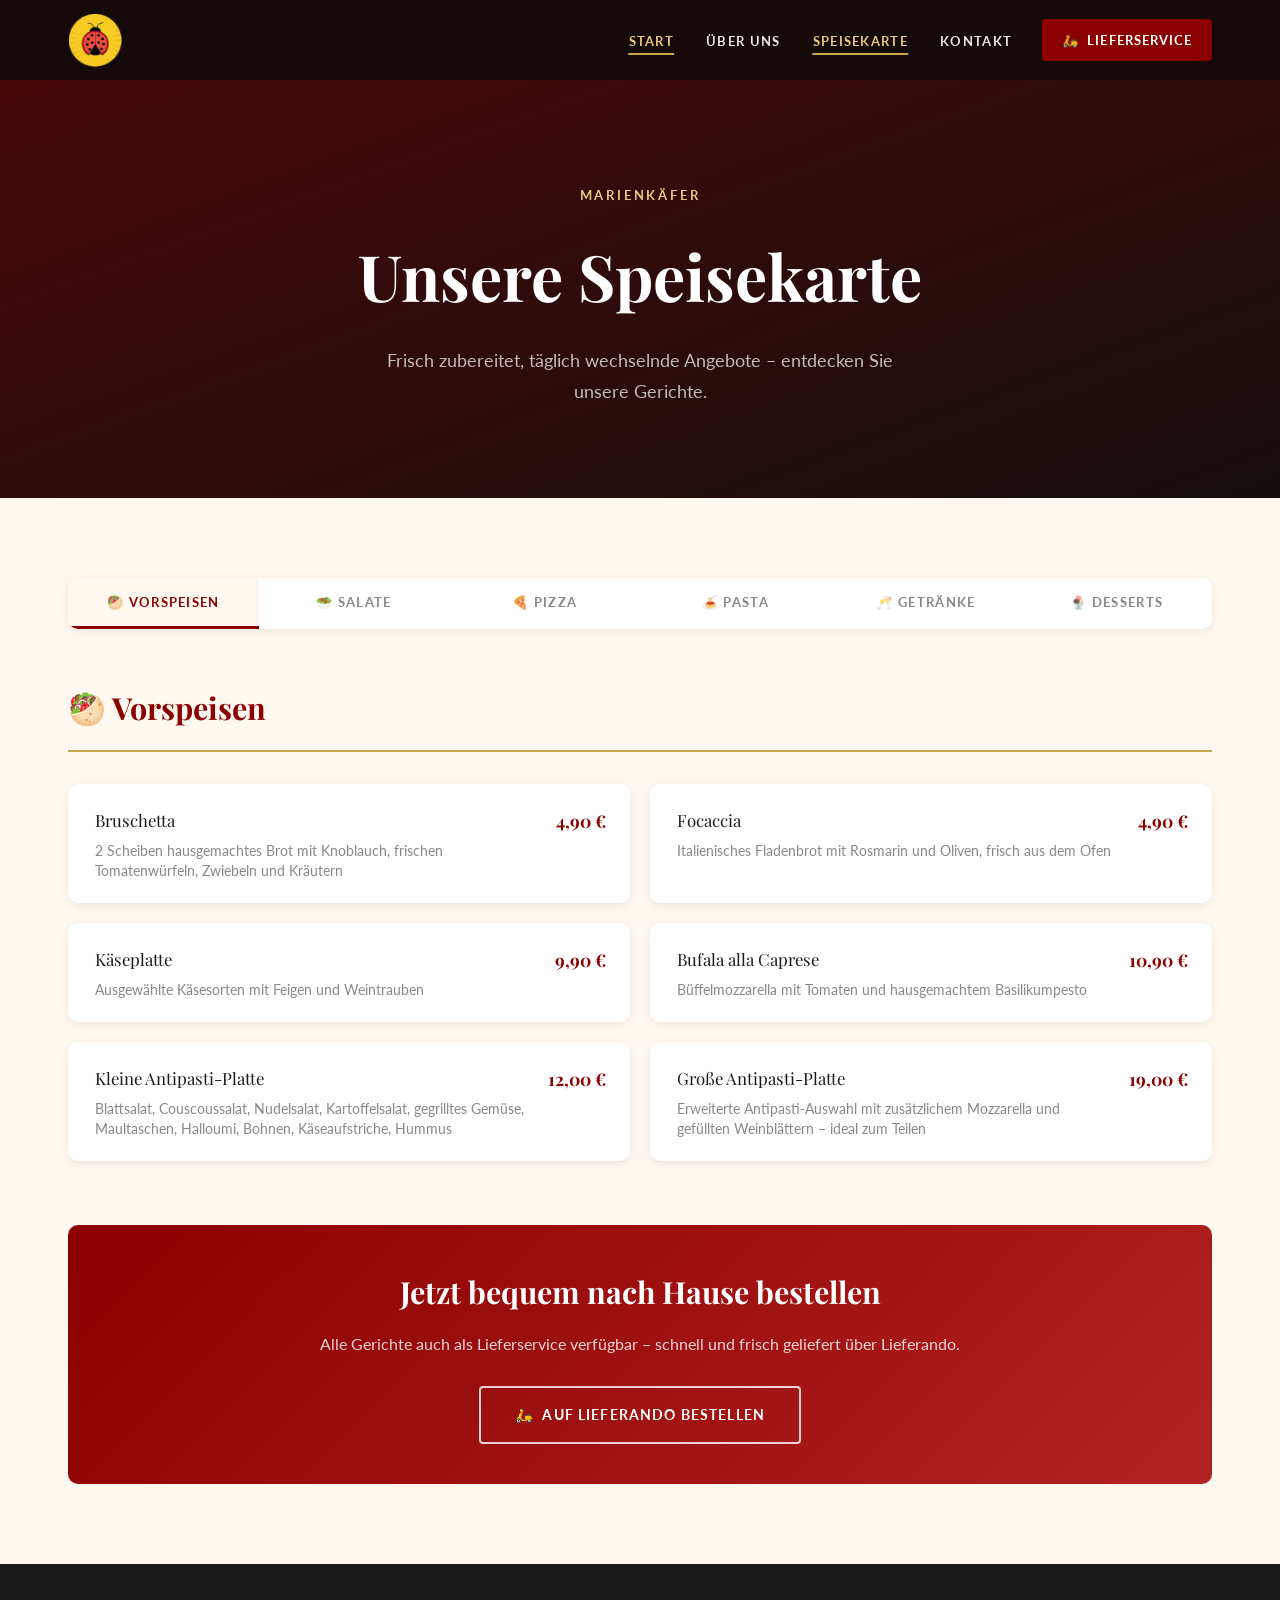
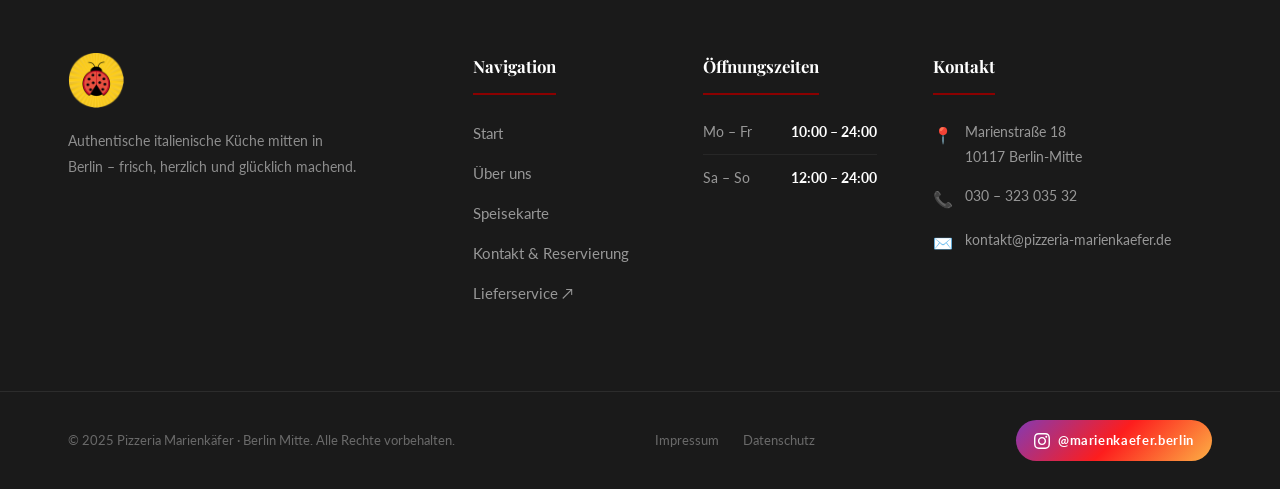
<file: speisekarte/index.html>
<!DOCTYPE html>
<html lang="de">
<head>
  <meta charset="UTF-8">
  <meta name="viewport" content="width=device-width, initial-scale=1.0">
  <meta name="description" content="Vollständige Speisekarte der Pizzeria Marienkäfer Berlin – Vorspeisen, Salate, Pizzen, Pasta, Getränke und Desserts mit Preisen.">
  <title>Speisekarte | Pizzeria Marienkäfer Berlin</title>
  <link rel="preconnect" href="https://fonts.googleapis.com">
  <link rel="preconnect" href="https://fonts.gstatic.com" crossorigin>
  <link href="https://fonts.googleapis.com/css2?family=Playfair+Display:ital,wght@0,400;0,600;0,700;1,400&family=Lato:wght@300;400;700&display=swap" rel="stylesheet">
  <link rel="stylesheet" href="../css/style.css">
</head>
<body>

  <!-- ===== NAVIGATION ===== -->
  <nav class="navbar solid" id="navbar" role="navigation" aria-label="Hauptnavigation">
    <div class="container">
      <a href="../" class="navbar-brand" aria-label="Zur Startseite">
        <img src="../Bilder/Logo.PNG"
             alt="Pizzeria Marienkäfer Logo">
      </a>
      <button class="nav-toggle" id="navToggle" aria-expanded="false" aria-label="Menü öffnen">
        <span></span><span></span><span></span>
      </button>
      <ul class="nav-menu" id="navMenu">
        <li><a href="../"             class="nav-link" data-page="home">Start</a></li>
        <li><a href="../about/"       class="nav-link" data-page="about">Über uns</a></li>
        <li><a href="../speisekarte/" class="nav-link" data-page="speisekarte">Speisekarte</a></li>
        <li><a href="../kontakt/"     class="nav-link" data-page="kontakt">Kontakt</a></li>
        <li>
          <a href="https://www.lieferando.de/speisekarte/muckrakers"
             class="btn-liefern nav-link"
             target="_blank" rel="noopener noreferrer">
            🛵&nbsp; Lieferservice
          </a>
        </li>
      </ul>
    </div>
  </nav>

  <!-- ===== PAGE HEADER ===== -->
  <header class="page-header">
    <div class="page-header-bg"
         style="background-image: url('https://www.pizzeria-marienkaefer.de/wp-content/uploads/2023/09/pizza-image-overlay.png');"
         role="img" aria-label="Pizza aus dem Steinofen"></div>
    <div class="page-header-overlay"></div>
    <div class="page-header-content">
      <span class="section-label">Marienkäfer</span>
      <h1>Unsere Speisekarte</h1>
      <p>Frisch zubereitet, täglich wechselnde Angebote – entdecken Sie unsere Gerichte.</p>
    </div>
  </header>

  <!-- ===== MENU ===== -->
  <main class="menu-page" id="main">
    <div class="container">

      <!-- Tabs -->
      <div class="menu-tabs" role="tablist" aria-label="Speisekategorien">
        <button class="menu-tab active" data-target="vorspeisen" role="tab" aria-selected="true">🥙 Vorspeisen</button>
        <button class="menu-tab" data-target="salate"    role="tab" aria-selected="false">🥗 Salate</button>
        <button class="menu-tab" data-target="pizza"     role="tab" aria-selected="false">🍕 Pizza</button>
        <button class="menu-tab" data-target="pasta"     role="tab" aria-selected="false">🍝 Pasta</button>
        <button class="menu-tab" data-target="getraenke" role="tab" aria-selected="false">🥂 Getränke</button>
        <button class="menu-tab" data-target="desserts"  role="tab" aria-selected="false">🍨 Desserts</button>
      </div>

      <!-- VORSPEISEN -->
      <section class="menu-panel active" id="vorspeisen" role="tabpanel">
        <h2 class="menu-section-heading">🥙 Vorspeisen</h2>
        <div class="menu-items-grid">
          <div class="menu-item">
            <div class="menu-item-info">
              <div class="menu-item-name">Bruschetta</div>
              <div class="menu-item-desc">2 Scheiben hausgemachtes Brot mit Knoblauch, frischen Tomatenwürfeln, Zwiebeln und Kräutern</div>
            </div>
            <div class="menu-item-price">4,90 €</div>
          </div>
          <div class="menu-item">
            <div class="menu-item-info">
              <div class="menu-item-name">Focaccia</div>
              <div class="menu-item-desc">Italienisches Fladenbrot mit Rosmarin und Oliven, frisch aus dem Ofen</div>
            </div>
            <div class="menu-item-price">4,90 €</div>
          </div>
          <div class="menu-item">
            <div class="menu-item-info">
              <div class="menu-item-name">Käseplatte</div>
              <div class="menu-item-desc">Ausgewählte Käsesorten mit Feigen und Weintrauben</div>
            </div>
            <div class="menu-item-price">9,90 €</div>
          </div>
          <div class="menu-item">
            <div class="menu-item-info">
              <div class="menu-item-name">Bufala alla Caprese</div>
              <div class="menu-item-desc">Büffelmozzarella mit Tomaten und hausgemachtem Basilikumpesto</div>
            </div>
            <div class="menu-item-price">10,90 €</div>
          </div>
          <div class="menu-item">
            <div class="menu-item-info">
              <div class="menu-item-name">Kleine Antipasti-Platte</div>
              <div class="menu-item-desc">Blattsalat, Couscoussalat, Nudelsalat, Kartoffelsalat, gegrilltes Gemüse, Maultaschen, Halloumi, Bohnen, Käseaufstriche, Hummus</div>
            </div>
            <div class="menu-item-price">12,00 €</div>
          </div>
          <div class="menu-item">
            <div class="menu-item-info">
              <div class="menu-item-name">Große Antipasti-Platte</div>
              <div class="menu-item-desc">Erweiterte Antipasti-Auswahl mit zusätzlichem Mozzarella und gefüllten Weinblättern – ideal zum Teilen</div>
            </div>
            <div class="menu-item-price">19,00 €</div>
          </div>
        </div>
      </section>

      <!-- SALATE -->
      <section class="menu-panel" id="salate" role="tabpanel">
        <h2 class="menu-section-heading">🥗 Salate</h2>
        <div class="menu-items-grid">
          <div class="menu-item">
            <div class="menu-item-info">
              <div class="menu-item-name">Naturaler Salat</div>
              <div class="menu-item-desc">Gemischter Blattsalat mit Hausdressing</div>
            </div>
            <div class="menu-item-price">6,00 €</div>
          </div>
          <div class="menu-item">
            <div class="menu-item-info">
              <div class="menu-item-name">Halloumi Salat</div>
              <div class="menu-item-desc">Blattsalat mit gegrilltem Halloumi und frischen Zutaten</div>
            </div>
            <div class="menu-item-price">8,00 €</div>
          </div>
          <div class="menu-item">
            <div class="menu-item-info">
              <div class="menu-item-name">Avocado Salat</div>
              <div class="menu-item-desc">Blattsalat mit cremiger Avocado und Vinaigrette</div>
            </div>
            <div class="menu-item-price">8,90 €</div>
          </div>
          <div class="menu-item">
            <div class="menu-item-info">
              <div class="menu-item-name">Feta Salat</div>
              <div class="menu-item-desc">Mediterraner Salat mit cremigem Fetakäse, Oliven und Tomaten</div>
            </div>
            <div class="menu-item-price">8,90 €</div>
          </div>
          <div class="menu-item">
            <div class="menu-item-info">
              <div class="menu-item-name">Ziegenkäse Salat</div>
              <div class="menu-item-desc">Frischer Salat mit gebackenem Ziegenkäse und Honigdressing</div>
            </div>
            <div class="menu-item-price">8,90 €</div>
          </div>
          <div class="menu-item">
            <div class="menu-item-info">
              <div class="menu-item-name">Mozzarella Salat</div>
              <div class="menu-item-desc">Blattsalat mit frischem Mozzarella, Kirschtomaten und Basilikum</div>
            </div>
            <div class="menu-item-price">8,90 €</div>
          </div>
          <div class="menu-item">
            <div class="menu-item-info">
              <div class="menu-item-name">Mozzarella Sticks Salat</div>
              <div class="menu-item-desc">Salat mit knusprig panierten Mozzarella Sticks</div>
            </div>
            <div class="menu-item-price">8,90 €</div>
          </div>
          <div class="menu-item">
            <div class="menu-item-info">
              <div class="menu-item-name">Maultaschen Salat</div>
              <div class="menu-item-desc">Blattsalat mit hausgemachten Maultaschen und Kräuterdressing</div>
            </div>
            <div class="menu-item-price">8,90 €</div>
          </div>
          <div class="menu-item">
            <div class="menu-item-info">
              <div class="menu-item-name">Marienkäfer Salat</div>
              <div class="menu-item-desc">Gemischter Blattsalat mit Birnen, Artischockenherzen und karamellisierten Walnüssen – unser Signature-Salat</div>
            </div>
            <div class="menu-item-price">8,90 €</div>
          </div>
          <div class="menu-item">
            <div class="menu-item-info">
              <div class="menu-item-name">Hähnchen Salat</div>
              <div class="menu-item-desc">Frischer Salat mit zartem Hähnchenstreifen und hausgemachtem Dressing</div>
            </div>
            <div class="menu-item-price">8,90 €</div>
          </div>
          <div class="menu-item">
            <div class="menu-item-info">
              <div class="menu-item-name">Thunfisch Salat</div>
              <div class="menu-item-desc">Mediterraner Salat mit Thunfisch, Kapern und Oliven</div>
            </div>
            <div class="menu-item-price">8,90 €</div>
          </div>
          <div class="menu-item">
            <div class="menu-item-info">
              <div class="menu-item-name">Caesar Salat</div>
              <div class="menu-item-desc">Klassischer Caesar mit panierten Hähnchenstreifen, Oliven, Parmesan und Pinienkernen</div>
            </div>
            <div class="menu-item-price">9,90 €</div>
          </div>
        </div>
      </section>

      <!-- PIZZA -->
      <section class="menu-panel" id="pizza" role="tabpanel">
        <h2 class="menu-section-heading">🍕 Pizza</h2>
        <p style="color: var(--text-muted); margin-bottom: 28px; font-style: italic;">
          Alle Pizzen frisch aus dem Steinofen – knuspriger Boden, feinster Mozzarella, hausgemachte Tomatensauce.
        </p>
        <div class="menu-items-grid">
          <div class="menu-item">
            <div class="menu-item-info">
              <div class="menu-item-name">Pizza Curie</div>
              <div class="menu-item-desc">Mozzarella, Tomatensauce – die klassische Margherita</div>
            </div>
            <div class="menu-item-price">6,90 €</div>
          </div>
          <div class="menu-item">
            <div class="menu-item-info">
              <div class="menu-item-name">Pizza Hepburn</div>
              <div class="menu-item-desc">Mozzarella, Tomatensauce, Champignons, getrocknete Tomaten</div>
            </div>
            <div class="menu-item-price">9,00 €</div>
          </div>
          <div class="menu-item">
            <div class="menu-item-info">
              <div class="menu-item-name">Pizza Borges</div>
              <div class="menu-item-desc">Mozzarella, Tomatensauce, italienische Salami</div>
            </div>
            <div class="menu-item-price">9,50 €</div>
          </div>
          <div class="menu-item">
            <div class="menu-item-info">
              <div class="menu-item-name">Pizza Callas</div>
              <div class="menu-item-desc">Mozzarella, Tomate, Spinat, Paprika, Champignons, Zwiebeln, Oliven</div>
            </div>
            <div class="menu-item-price">9,90 €</div>
          </div>
          <div class="menu-item">
            <div class="menu-item-info">
              <div class="menu-item-name">Pizza Brecht</div>
              <div class="menu-item-desc">Mozzarella, Tomatensauce, Thunfisch, Zwiebeln</div>
            </div>
            <div class="menu-item-price">9,90 €</div>
          </div>
          <div class="menu-item">
            <div class="menu-item-info">
              <div class="menu-item-name">Pizza Kant</div>
              <div class="menu-item-desc">Mozzarella, Tomatensauce, Schinken, Ananas oder Champignons (nach Wahl)</div>
            </div>
            <div class="menu-item-price">9,90 €</div>
          </div>
          <div class="menu-item">
            <div class="menu-item-info">
              <div class="menu-item-name">Pizza Adorno</div>
              <div class="menu-item-desc">Mozzarella, Tomatensauce, Lachs, Lauch, Zwiebeln</div>
            </div>
            <div class="menu-item-price">9,90 €</div>
          </div>
          <div class="menu-item">
            <div class="menu-item-info">
              <div class="menu-item-name">Pizza Kollwitz</div>
              <div class="menu-item-desc">Mozzarella, Tomatensauce, Gorgonzola, Spinat</div>
            </div>
            <div class="menu-item-price">9,90 €</div>
          </div>
          <div class="menu-item">
            <div class="menu-item-info">
              <div class="menu-item-name">Pizza Sartre</div>
              <div class="menu-item-desc">Mozzarella, Tomatensauce, scharfe Salami, Gorgonzola, Zwiebeln</div>
            </div>
            <div class="menu-item-price">9,90 €</div>
          </div>
          <div class="menu-item">
            <div class="menu-item-info">
              <div class="menu-item-name">Pizza Dietrich</div>
              <div class="menu-item-desc">Mozzarella, Tomatensauce, Rucola, Kirschtomaten, Oliven, Parmesan</div>
            </div>
            <div class="menu-item-price">9,90 €</div>
          </div>
          <div class="menu-item">
            <div class="menu-item-info">
              <div class="menu-item-name">Pizza Lempicka</div>
              <div class="menu-item-desc">Mozzarella, Tomatensauce, Prosciutto crudo, Rucola, Parmesan</div>
            </div>
            <div class="menu-item-price">10,50 €</div>
          </div>
          <div class="menu-item">
            <div class="menu-item-info">
              <div class="menu-item-name">Pizza Elvis</div>
              <div class="menu-item-desc">Mozzarella, Tomatensauce, Salami, Schinken, Champignons, Peperoni</div>
            </div>
            <div class="menu-item-price">10,50 €</div>
          </div>
          <div class="menu-item">
            <div class="menu-item-info">
              <div class="menu-item-name">Picasso-Calzone</div>
              <div class="menu-item-desc">Gefüllte Calzone mit Salami, Schinken, Champignons und Peperoni</div>
            </div>
            <div class="menu-item-price">11,90 €</div>
          </div>
          <div class="menu-item">
            <div class="menu-item-info">
              <div class="menu-item-name">Al Pacino-Pide Vegetarisch</div>
              <div class="menu-item-desc">Türkisches Fladenbrot mit Feta und Champignons</div>
            </div>
            <div class="menu-item-price">11,90 €</div>
          </div>
          <div class="menu-item">
            <div class="menu-item-info">
              <div class="menu-item-name">Al Pacino-Pide</div>
              <div class="menu-item-desc">Türkisches Fladenbrot mit Knoblauchwurst</div>
            </div>
            <div class="menu-item-price">11,90 €</div>
          </div>
        </div>
      </section>

      <!-- PASTA -->
      <section class="menu-panel" id="pasta" role="tabpanel">
        <h2 class="menu-section-heading">🍝 Pasta</h2>
        <p style="color: var(--text-muted); margin-bottom: 28px; font-style: italic;">
          Hausgemachte Pasta – täglich frisch mit sorgfältig ausgewählten Saucen zubereitet.
        </p>
        <div class="menu-items-grid">
          <div class="menu-item">
            <div class="menu-item-info">
              <div class="menu-item-name">Penne ai Funghi</div>
              <div class="menu-item-desc">Penne in cremiger Champignonrahmsauce</div>
            </div>
            <div class="menu-item-price">8,00 €</div>
          </div>
          <div class="menu-item">
            <div class="menu-item-info">
              <div class="menu-item-name">Tortellini Gorgonzola</div>
              <div class="menu-item-desc">Gefüllte Tortellini in Gorgonzolasauce mit frischem Spinat</div>
            </div>
            <div class="menu-item-price">8,90 €</div>
          </div>
          <div class="menu-item">
            <div class="menu-item-info">
              <div class="menu-item-name">Penne Pollo</div>
              <div class="menu-item-desc">Penne mit Hähnchenstreifen, Champignons, Rahmsauce und frischen Kräutern</div>
            </div>
            <div class="menu-item-price">8,90 €</div>
          </div>
          <div class="menu-item">
            <div class="menu-item-info">
              <div class="menu-item-name">Spaghetti Carbonara</div>
              <div class="menu-item-desc">Spaghetti in cremiger Schinken-Rahmsauce mit Zwiebeln und Parmesan</div>
            </div>
            <div class="menu-item-price">8,90 €</div>
          </div>
          <div class="menu-item">
            <div class="menu-item-info">
              <div class="menu-item-name">Spaghetti Bolognese</div>
              <div class="menu-item-desc">Spaghetti mit hausgemachter Rindfleischbolognese und Parmesan</div>
            </div>
            <div class="menu-item-price">8,90 €</div>
          </div>
          <div class="menu-item">
            <div class="menu-item-info">
              <div class="menu-item-name">Cannelloni</div>
              <div class="menu-item-desc">Gefüllte Cannelloni mit Feta-Spinach-Füllung, Tomatensauce und Mozzarella überbacken</div>
            </div>
            <div class="menu-item-price">8,90 €</div>
          </div>
          <div class="menu-item">
            <div class="menu-item-info">
              <div class="menu-item-name">Lasagne Bolognese</div>
              <div class="menu-item-desc">Klassische Lasagne mit Rindfleischbolognese, Béchamel und Mozzarella überbacken</div>
            </div>
            <div class="menu-item-price">9,90 €</div>
          </div>
        </div>
      </section>

      <!-- GETRÄNKE -->
      <section class="menu-panel" id="getraenke" role="tabpanel">
        <h2 class="menu-section-heading">🥂 Getränke</h2>

        <div class="drinks-grid">
          <div class="drinks-category">
            <h3>🥤 Alkoholfrei</h3>
            <div class="drink-item"><span>San Pellegrino still/sprudel</span><strong>2,00 €</strong></div>
            <div class="drink-item"><span>Coca-Cola / Light / Zero (0,33L)</span><strong>2,50 €</strong></div>
            <div class="drink-item"><span>Fanta / Sprite (0,33L)</span><strong>2,50 €</strong></div>
            <div class="drink-item"><span>Mezzo Mix (0,33L)</span><strong>2,50 €</strong></div>
            <div class="drink-item"><span>Almdudler</span><strong>2,50 €</strong></div>
            <div class="drink-item"><span>Fritz-Kola / Fritz-Spritz</span><strong>3,20 €</strong></div>
            <div class="drink-item"><span>Red Bull</span><strong>3,44 €</strong></div>
            <div class="drink-item"><span>LemonAid (versch. Sorten)</span><strong>3,75 €</strong></div>
            <div class="drink-item"><span>ChariTea / Bio Kombucha</span><strong>3,50 €</strong></div>
            <div class="drink-item"><span>Fruchtsäfte (Mango, Guave, Lychee …)</span><strong>4,90 €</strong></div>
            <div class="drink-item"><span>Mango Lassi (0,5L)</span><strong>5,00 €</strong></div>
            <div class="drink-item"><span>Krombacher Alkoholfrei (0,5L)</span><strong>3,50 €</strong></div>
          </div>

          <div class="drinks-category">
            <h3>🍺 Bier</h3>
            <div class="drink-item"><span>Berliner Pilsener (0,33L)</span><strong>3,00 €</strong></div>
            <div class="drink-item"><span>Berliner Kindl (0,33L)</span><strong>3,00 €</strong></div>
            <div class="drink-item"><span>Tegernseer (0,5L)</span><strong>3,50 €</strong></div>
            <div class="drink-item"><span>Erdinger Weizen (0,5L)</span><strong>3,50 €</strong></div>
            <div class="drink-item"><span>Augustiner Lager (0,5L)</span><strong>3,50 €</strong></div>
            <div class="drink-item"><span>Quartiermeister Bio Pils</span><strong>3,50 €</strong></div>
            <div class="drink-item"><span>Lammsbräu (0,33L)</span><strong>3,50 €</strong></div>
            <div class="drink-item"><span>Erdinger Weizen Alkoholfrei</span><strong>3,50 €</strong></div>
          </div>

          <div class="drinks-category">
            <h3>🍷 Wein &amp; Sekt</h3>
            <div class="drink-item"><span>CAMINO Blanco (0,25L)</span><strong>4,90 €</strong></div>
            <div class="drink-item"><span>CAMINO Rosado (0,25L)</span><strong>4,90 €</strong></div>
            <div class="drink-item"><span>CAMINO Tinto (0,25L)</span><strong>4,90 €</strong></div>
            <div class="drink-item"><span>Conti Zecca Primitivo (1,0L)</span><strong>31,90 €</strong></div>
            <div class="drink-item"><span>Cabernet Sauvignon (0,75L)</span><strong>37,00 €</strong></div>
            <div class="drink-item"><span>Saint-Émilion (0,75L)</span><strong>51,90 €</strong></div>
            <div class="drink-item"><span>Prosecco Treviso (0,75L)</span><strong>36,90 €</strong></div>
            <div class="drink-item"><span>Moët &amp; Chandon Brut (0,75L)</span><strong>97,00 €</strong></div>
          </div>
        </div>
      </section>

      <!-- DESSERTS -->
      <section class="menu-panel" id="desserts" role="tabpanel">
        <h2 class="menu-section-heading">🍨 Desserts &amp; Eis</h2>
        <div class="menu-items-grid">
          <div class="menu-item">
            <div class="menu-item-info">
              <div class="menu-item-name">Ben &amp; Jerry's – Peanut Butter Cup</div>
              <div class="menu-item-desc">Vanilla Ice Cream mit Reese's Peanut Butter Cups (465ml)</div>
            </div>
            <div class="menu-item-price">7,99 €</div>
          </div>
          <div class="menu-item">
            <div class="menu-item-info">
              <div class="menu-item-name">Ben &amp; Jerry's – Half Baked</div>
              <div class="menu-item-desc">Chocolate &amp; Vanilla Ice Cream mit Cookie Dough und Brownies (465ml)</div>
            </div>
            <div class="menu-item-price">7,99 €</div>
          </div>
          <div class="menu-item">
            <div class="menu-item-info">
              <div class="menu-item-name">Ben &amp; Jerry's – Cookie Dough</div>
              <div class="menu-item-desc">Vanilla Ice Cream mit Chocolate Chip Cookie Dough Stückchen (465ml)</div>
            </div>
            <div class="menu-item-price">7,99 €</div>
          </div>
          <div class="menu-item">
            <div class="menu-item-info">
              <div class="menu-item-name">Ben &amp; Jerry's – Strawberry Cheesecake</div>
              <div class="menu-item-desc">Strawberry Ice Cream mit Cheesecake Pieces (465ml)</div>
            </div>
            <div class="menu-item-price">7,99 €</div>
          </div>
          <div class="menu-item">
            <div class="menu-item-info">
              <div class="menu-item-name">Ben &amp; Jerry's – Salted Caramel Brownie</div>
              <div class="menu-item-desc">Sweet Cream Ice Cream mit Brownies und Salted Caramel Swirls (465ml)</div>
            </div>
            <div class="menu-item-price">7,99 €</div>
          </div>
          <div class="menu-item">
            <div class="menu-item-info">
              <div class="menu-item-name">Magnum – Almond</div>
              <div class="menu-item-desc">Vanilla Ice Cream mit belgischer Schokolade und karamellisierten Mandeln (440ml)</div>
            </div>
            <div class="menu-item-price">7,99 €</div>
          </div>
          <div class="menu-item">
            <div class="menu-item-info">
              <div class="menu-item-name">Magnum – White Chocolate &amp; Cookies</div>
              <div class="menu-item-desc">Vanilla Ice Cream mit weißer Schokolade und Cookie-Stückchen (440ml)</div>
            </div>
            <div class="menu-item-price">7,99 €</div>
          </div>
          <div class="menu-item">
            <div class="menu-item-info">
              <div class="menu-item-name">Magnum – Classic</div>
              <div class="menu-item-desc">Vanilla Ice Cream umhüllt von dunkler belgischer Schokolade (440ml)</div>
            </div>
            <div class="menu-item-price">7,99 €</div>
          </div>
        </div>
      </section>

      <!-- Lieferservice Banner -->
      <div class="delivery-banner-menu">
        <h3>Jetzt bequem nach Hause bestellen</h3>
        <p>Alle Gerichte auch als Lieferservice verfügbar – schnell und frisch geliefert über Lieferando.</p>
        <a href="https://www.lieferando.de/speisekarte/muckrakers"
           class="btn btn-outline"
           target="_blank" rel="noopener noreferrer">
          🛵&nbsp; Auf Lieferando bestellen
        </a>
      </div>

    </div>
  </main>

  <!-- ===== FOOTER ===== -->
  <footer class="footer">
    <div class="container">
      <div class="footer-grid">
        <div class="footer-brand">
          <img src="../Bilder/Logo.PNG"
               alt="Pizzeria Marienkäfer Logo">
          <p>
            Authentische italienische Küche mitten in Berlin –
            frisch, herzlich und glücklich machend.
          </p>
        </div>
        <div class="footer-col">
          <h4>Navigation</h4>
          <ul>
            <li><a href="../">Start</a></li>
            <li><a href="../about/">Über uns</a></li>
            <li><a href="../speisekarte/">Speisekarte</a></li>
            <li><a href="../kontakt/">Kontakt &amp; Reservierung</a></li>
            <li><a href="https://www.lieferando.de/speisekarte/muckrakers" target="_blank" rel="noopener">Lieferservice ↗</a></li>
          </ul>
        </div>
        <div class="footer-col">
          <h4>Öffnungszeiten</h4>
          <div class="hours-row"><span>Mo – Fr</span><strong>10:00 – 24:00</strong></div>
          <div class="hours-row"><span>Sa – So</span><strong>12:00 – 24:00</strong></div>
        </div>
        <div class="footer-col">
          <h4>Kontakt</h4>
          <div class="footer-contact-item">
            <span class="footer-contact-icon">📍</span>
            <span>Marienstraße 18<br>10117 Berlin-Mitte</span>
          </div>
          <div class="footer-contact-item">
            <span class="footer-contact-icon">📞</span>
            <a href="tel:+493032303532">030 – 323 035 32</a>
          </div>
          <div class="footer-contact-item">
            <span class="footer-contact-icon">✉️</span>
            <a href="mailto:kontakt@pizzeria-marienkaefer.de">kontakt@pizzeria-marienkaefer.de</a>
          </div>
        </div>
      </div>
    </div>
    <div class="footer-bottom">
      <div class="container" style="display:flex;justify-content:space-between;align-items:center;flex-wrap:wrap;gap:12px;width:100%;">
        <p>© 2025 Pizzeria Marienkäfer · Berlin Mitte. Alle Rechte vorbehalten.</p>
        <nav class="footer-links">
          <a href="../impressum/">Impressum</a>
          <a href="../datenschutz/">Datenschutz</a>
        </nav>
        <a href="https://www.instagram.com/marienkaefer.berlin/" target="_blank" rel="noopener noreferrer" class="insta-btn">
          <svg width="16" height="16" viewBox="0 0 24 24" fill="currentColor"><path d="M12 2.163c3.204 0 3.584.012 4.85.07 3.252.148 4.771 1.691 4.919 4.919.058 1.265.069 1.645.069 4.849 0 3.205-.012 3.584-.069 4.849-.149 3.225-1.664 4.771-4.919 4.919-1.266.058-1.644.07-4.85.07-3.204 0-3.584-.012-4.849-.07-3.26-.149-4.771-1.699-4.919-4.92-.058-1.265-.07-1.644-.07-4.849 0-3.204.013-3.583.07-4.849.149-3.227 1.664-4.771 4.919-4.919 1.266-.057 1.645-.069 4.849-.069zm0-2.163c-3.259 0-3.667.014-4.947.072-4.358.2-6.78 2.618-6.98 6.98-.059 1.281-.073 1.689-.073 4.948 0 3.259.014 3.668.072 4.948.2 4.358 2.618 6.78 6.98 6.98 1.281.058 1.689.072 4.948.072 3.259 0 3.668-.014 4.948-.072 4.354-.2 6.782-2.618 6.979-6.98.059-1.28.073-1.689.073-4.948 0-3.259-.014-3.667-.072-4.947-.196-4.354-2.617-6.78-6.979-6.98-1.281-.059-1.69-.073-4.949-.073zm0 5.838c-3.403 0-6.162 2.759-6.162 6.162s2.759 6.163 6.162 6.163 6.162-2.759 6.162-6.163c0-3.403-2.759-6.162-6.162-6.162zm0 10.162c-2.209 0-4-1.79-4-4 0-2.209 1.791-4 4-4s4 1.791 4 4c0 2.21-1.791 4-4 4zm6.406-11.845c-.796 0-1.441.645-1.441 1.44s.645 1.44 1.441 1.44c.795 0 1.439-.645 1.439-1.44s-.644-1.44-1.439-1.44z"/></svg>
          @marienkaefer.berlin
        </a>
      </div>
    </div>
  </footer>

  <button class="back-to-top" aria-label="Zum Seitenanfang">↑</button>
  <script src="../js/main.js"></script>
</body>
</html>
</file>
<file: css/style.css>
/* ===================================================
   Pizzeria Marienkäfer – Hauptstylesheet
   =================================================== */

/* ===== GOOGLE FONTS ===== */
@import url('https://fonts.googleapis.com/css2?family=Playfair+Display:ital,wght@0,400;0,600;0,700;1,400&family=Lato:wght@300;400;700&display=swap');

/* ===== CSS VARIABLES ===== */
:root {
  --primary:        #8B0000;
  --primary-light:  #B22222;
  --primary-dark:   #5C0000;
  --accent:         #C9A84C;
  --accent-light:   #E8C97E;
  --bg:             #FFF8F0;
  --bg-section:     #F5EDE0;
  --text:           #2C2C2C;
  --text-muted:     #888888;
  --text-light:     #BBBBBB;
  --white:          #FFFFFF;
  --dark:           #1A1A1A;
  --shadow-sm:      0 2px 8px rgba(0,0,0,0.08);
  --shadow-md:      0 4px 20px rgba(0,0,0,0.12);
  --shadow-lg:      0 8px 40px rgba(0,0,0,0.18);
  --radius-sm:      4px;
  --radius-md:      10px;
  --radius-lg:      18px;
  --transition:     0.3s ease;
  --font-heading:   'Playfair Display', Georgia, serif;
  --font-body:      'Lato', 'Helvetica Neue', Arial, sans-serif;
  --nav-height:     80px;
}

/* ===== RESET ===== */
*, *::before, *::after {
  box-sizing: border-box;
  margin: 0;
  padding: 0;
}

html { scroll-behavior: smooth; }

body {
  font-family: var(--font-body);
  background: var(--bg);
  color: var(--text);
  line-height: 1.75;
  overflow-x: hidden;
}

img { max-width: 100%; height: auto; display: block; }
a   { color: inherit; text-decoration: none; }
ul  { list-style: none; }

/* ===== UTILITIES ===== */
.container {
  max-width: 1200px;
  margin: 0 auto;
  padding: 0 28px;
}

.section { padding: 100px 0; }

.section-label {
  display: inline-block;
  font-size: 0.8rem;
  font-weight: 700;
  letter-spacing: 0.22em;
  text-transform: uppercase;
  color: var(--accent);
  margin-bottom: 14px;
}

.section-title {
  font-family: var(--font-heading);
  font-size: clamp(2rem, 4vw, 3rem);
  color: var(--dark);
  line-height: 1.2;
  margin-bottom: 20px;
}

.section-subtitle {
  font-size: 1.05rem;
  color: var(--text-muted);
  max-width: 620px;
  margin-bottom: 48px;
  line-height: 1.8;
}

.text-center { text-align: center; }
.text-center .section-subtitle { margin-left: auto; margin-right: auto; }

/* ===== BUTTONS ===== */
.btn {
  display: inline-flex;
  align-items: center;
  gap: 8px;
  padding: 14px 34px;
  border-radius: var(--radius-sm);
  font-family: var(--font-body);
  font-size: 0.9rem;
  font-weight: 700;
  letter-spacing: 0.08em;
  text-transform: uppercase;
  cursor: pointer;
  transition: all var(--transition);
  border: 2px solid transparent;
  white-space: nowrap;
}

.btn-primary {
  background: var(--primary);
  color: var(--white);
  border-color: var(--primary);
}
.btn-primary:hover {
  background: var(--primary-dark);
  border-color: var(--primary-dark);
  transform: translateY(-2px);
  box-shadow: 0 8px 24px rgba(139,0,0,0.3);
}

.btn-outline {
  background: transparent;
  color: var(--white);
  border-color: rgba(255,255,255,0.8);
}
.btn-outline:hover {
  background: var(--white);
  color: var(--primary);
  border-color: var(--white);
  transform: translateY(-2px);
}

.btn-accent {
  background: var(--accent);
  color: var(--dark);
  border-color: var(--accent);
}
.btn-accent:hover {
  background: var(--accent-light);
  border-color: var(--accent-light);
  transform: translateY(-2px);
  box-shadow: 0 8px 24px rgba(201,168,76,0.35);
}

.btn-dark {
  background: var(--dark);
  color: var(--white);
  border-color: var(--dark);
}
.btn-dark:hover {
  background: var(--primary);
  border-color: var(--primary);
  transform: translateY(-2px);
  box-shadow: 0 8px 24px rgba(139,0,0,0.3);
}

/* ===== NAVIGATION ===== */
.navbar {
  position: fixed;
  top: 0; left: 0; right: 0;
  z-index: 1000;
  height: var(--nav-height);
  transition: background var(--transition), box-shadow var(--transition);
}

.navbar.scrolled {
  background: rgba(20, 10, 10, 0.97);
  backdrop-filter: blur(12px);
  -webkit-backdrop-filter: blur(12px);
  box-shadow: 0 2px 24px rgba(0,0,0,0.25);
}

.navbar.solid {
  background: rgba(20, 10, 10, 0.97);
}

.navbar .container {
  height: 100%;
  display: flex;
  align-items: center;
  justify-content: space-between;
}

.navbar-brand img {
  height: 54px;
  width: auto;
  object-fit: contain;
  transition: opacity var(--transition);
}
.navbar-brand img:hover { opacity: 0.85; }

.nav-menu {
  display: flex;
  align-items: center;
  gap: 4px;
}

.nav-link {
  color: rgba(255,255,255,0.9);
  font-size: 0.82rem;
  font-weight: 700;
  letter-spacing: 0.1em;
  text-transform: uppercase;
  padding: 10px 14px;
  border-radius: var(--radius-sm);
  transition: color var(--transition);
  position: relative;
}

.nav-link::after {
  content: '';
  position: absolute;
  bottom: 4px; left: 50%;
  transform: translateX(-50%);
  width: 0; height: 2px;
  background: var(--accent);
  transition: width var(--transition);
}
.nav-link:hover,
.nav-link.active { color: var(--accent-light); }
.nav-link:hover::after,
.nav-link.active::after { width: calc(100% - 28px); }

.btn-liefern {
  background: var(--primary);
  color: var(--white) !important;
  padding: 10px 20px;
  border-radius: var(--radius-sm);
  font-size: 0.82rem;
  font-weight: 700;
  letter-spacing: 0.08em;
  text-transform: uppercase;
  transition: all var(--transition);
  margin-left: 12px;
  display: flex;
  align-items: center;
  gap: 6px;
}
.btn-liefern::after { display: none !important; }
.btn-liefern:hover {
  background: var(--primary-light);
  transform: translateY(-2px);
  box-shadow: 0 6px 18px rgba(139,0,0,0.35);
  color: var(--white) !important;
}

.nav-toggle {
  display: none;
  flex-direction: column;
  gap: 5px;
  background: none;
  border: none;
  cursor: pointer;
  padding: 8px;
}
.nav-toggle span {
  display: block;
  width: 26px; height: 2px;
  background: var(--white);
  transition: all var(--transition);
  transform-origin: center;
}
.nav-toggle.open span:nth-child(1) { transform: translateY(7px) rotate(45deg); }
.nav-toggle.open span:nth-child(2) { opacity: 0; transform: scaleX(0); }
.nav-toggle.open span:nth-child(3) { transform: translateY(-7px) rotate(-45deg); }

/* ===== HERO ===== */
.hero {
  position: relative;
  height: 100vh;
  min-height: 620px;
  display: flex;
  align-items: center;
  justify-content: center;
  overflow: hidden;
}

.hero-bg {
  position: absolute; inset: 0;
  background-size: cover;
  background-position: center;
  will-change: transform;
}

.hero-overlay {
  position: absolute; inset: 0;
  background: linear-gradient(
    160deg,
    rgba(92, 0, 0, 0.78) 0%,
    rgba(26, 15, 15, 0.62) 60%,
    rgba(26, 26, 26, 0.55) 100%
  );
}

.hero-content {
  position: relative;
  z-index: 2;
  text-align: center;
  color: var(--white);
  padding: 0 24px;
  max-width: 860px;
}

.hero-eyebrow {
  font-size: 0.85rem;
  letter-spacing: 0.35em;
  text-transform: uppercase;
  color: var(--accent-light);
  margin-bottom: 18px;
  font-weight: 400;
}

.hero-content h1 {
  font-family: var(--font-heading);
  font-size: clamp(3rem, 8vw, 6.5rem);
  line-height: 1.05;
  margin-bottom: 18px;
  text-shadow: 0 3px 30px rgba(0,0,0,0.4);
}

.hero-tagline {
  font-family: var(--font-heading);
  font-style: italic;
  font-size: clamp(1rem, 2.5vw, 1.4rem);
  color: rgba(255,255,255,0.82);
  margin-bottom: 52px;
  letter-spacing: 0.05em;
}

.hero-cta {
  display: flex;
  gap: 16px;
  justify-content: center;
  flex-wrap: wrap;
}

.hero-scroll {
  position: absolute;
  bottom: 36px; left: 50%;
  transform: translateX(-50%);
  z-index: 2;
  color: rgba(255,255,255,0.95);
  display: flex;
  flex-direction: column;
  align-items: center;
  gap: 8px;
  cursor: pointer;
  animation: bounceY 2.2s ease-in-out infinite;
  font-size: 0.7rem;
  letter-spacing: 0.2em;
  text-transform: uppercase;
}
.hero-scroll svg { width: 20px; height: 20px; }

@keyframes bounceY {
  0%, 100% { transform: translateX(-50%) translateY(0); }
  50%       { transform: translateX(-50%) translateY(9px); }
}

/* ===== INFO STRIP ===== */
.info-strip {
  background: var(--dark);
  padding: 0;
}

.info-strip .container {
  display: flex;
  align-items: stretch;
  flex-wrap: wrap;
}

.info-item {
  flex: 1;
  min-width: 200px;
  display: flex;
  align-items: center;
  gap: 14px;
  padding: 24px 28px;
  border-right: 1px solid rgba(255,255,255,0.07);
  transition: background var(--transition);
}
.info-item:last-child { border-right: none; }
.info-item:hover { background: rgba(255,255,255,0.04); }

.info-icon {
  width: 42px; height: 42px;
  background: var(--primary);
  border-radius: 50%;
  display: flex;
  align-items: center;
  justify-content: center;
  font-size: 1.1rem;
  flex-shrink: 0;
}

.info-text span {
  display: block;
  font-size: 0.7rem;
  color: rgba(255,255,255,0.45);
  text-transform: uppercase;
  letter-spacing: 0.15em;
  margin-bottom: 3px;
}
.info-text strong {
  font-size: 0.9rem;
  color: var(--white);
  font-weight: 400;
}
.info-text a { color: var(--white); }
.info-text a:hover { color: var(--accent-light); }

/* ===== ABOUT ===== */
.about { background: var(--bg); }

.about-grid {
  display: grid;
  grid-template-columns: 1fr 1fr;
  gap: 80px;
  align-items: center;
}

.about-text .section-title { margin-bottom: 16px; }
.about-text p {
  color: var(--text-muted);
  margin-bottom: 18px;
  font-size: 1.02rem;
}
.about-text .btn { margin-top: 8px; }

.about-images {
  display: grid;
  grid-template-columns: 1fr 1fr;
  grid-template-rows: 220px 220px;
  gap: 14px;
}

.about-images img {
  width: 100%; height: 100%;
  object-fit: cover;
  border-radius: var(--radius-md);
  box-shadow: var(--shadow-md);
}
.about-images img:first-child {
  grid-column: 1 / -1;
  height: 260px;
}

/* ===== HERO RATING ===== */
.hero-rating {
  display: inline-flex;
  align-items: center;
  gap: 12px;
  background: rgba(255,255,255,0.12);
  backdrop-filter: blur(8px);
  border: 1px solid rgba(255,255,255,0.2);
  border-radius: 50px;
  padding: 10px 22px;
  margin-bottom: 36px;
}
.hero-stars {
  color: var(--accent);
  font-size: 1.1rem;
  letter-spacing: 2px;
}
.hero-rating-text {
  font-size: 0.88rem;
  color: rgba(255,255,255,0.9);
  line-height: 1.3;
}
.hero-rating-text strong {
  font-size: 1rem;
  color: var(--white);
}

/* ===== REVIEWS ===== */
.reviews { background: var(--bg-section); }

.reviews-header {
  display: flex;
  align-items: flex-end;
  justify-content: space-between;
  margin-bottom: 56px;
  flex-wrap: wrap;
  gap: 24px;
}

.reviews-score {
  display: flex;
  align-items: center;
  gap: 20px;
  background: var(--white);
  border-radius: var(--radius-md);
  padding: 20px 28px;
  box-shadow: var(--shadow-sm);
  flex-shrink: 0;
}
.reviews-score-number {
  font-family: var(--font-heading);
  font-size: 3.2rem;
  color: var(--primary);
  line-height: 1;
}
.reviews-score-stars {
  color: #F5A623;
  font-size: 1.4rem;
  letter-spacing: 3px;
  display: block;
  margin-bottom: 4px;
}
.reviews-score-label {
  font-size: 0.8rem;
  color: var(--text-muted);
  text-transform: uppercase;
  letter-spacing: 0.1em;
}

.reviews-grid {
  display: grid;
  grid-template-columns: repeat(3, 1fr);
  gap: 24px;
}

.review-card {
  background: var(--white);
  border-radius: var(--radius-md);
  padding: 28px;
  box-shadow: var(--shadow-sm);
  display: flex;
  flex-direction: column;
  gap: 16px;
  transition: all var(--transition);
  border-top: 3px solid transparent;
}
.review-card:hover {
  transform: translateY(-4px);
  box-shadow: var(--shadow-md);
  border-top-color: var(--accent);
}

.review-stars {
  color: #F5A623;
  font-size: 1rem;
  letter-spacing: 2px;
}

.review-text {
  font-size: 0.95rem;
  color: var(--text-muted);
  line-height: 1.75;
  flex: 1;
  font-style: italic;
}
.review-text::before { content: '„'; }
.review-text::after  { content: '"'; }

.review-footer {
  display: flex;
  align-items: center;
  gap: 12px;
  padding-top: 16px;
  border-top: 1px solid rgba(0,0,0,0.06);
}
.review-avatar {
  width: 40px; height: 40px;
  border-radius: 50%;
  background: linear-gradient(135deg, var(--primary), var(--primary-light));
  display: flex; align-items: center; justify-content: center;
  color: var(--white);
  font-weight: 700;
  font-size: 1rem;
  flex-shrink: 0;
}
.review-author strong {
  display: block;
  font-size: 0.9rem;
  color: var(--dark);
}
.review-author span {
  font-size: 0.78rem;
  color: var(--text-light);
}
.review-source {
  margin-left: auto;
  font-size: 0.72rem;
  color: var(--text-light);
  text-transform: uppercase;
  letter-spacing: 0.08em;
}

@media (max-width: 900px) {
  .reviews-grid { grid-template-columns: repeat(2, 1fr); }
  .reviews-header { flex-direction: column; align-items: flex-start; }
}
@media (max-width: 560px) {
  .reviews-grid { grid-template-columns: 1fr; }
}

/* ===== FEATURES ===== */
.features { background: var(--bg-section); }

.features-grid {
  display: grid;
  grid-template-columns: repeat(4, 1fr);
  gap: 28px;
  margin-top: 56px;
}

.feature-card {
  text-align: center;
  padding: 44px 24px 36px;
  background: var(--white);
  border-radius: var(--radius-md);
  box-shadow: var(--shadow-sm);
  transition: all var(--transition);
  border-bottom: 3px solid transparent;
}
.feature-card:hover {
  transform: translateY(-8px);
  box-shadow: var(--shadow-md);
  border-bottom-color: var(--primary);
}

.feature-icon {
  width: 72px; height: 72px;
  background: linear-gradient(145deg, var(--primary), var(--primary-light));
  border-radius: 50%;
  display: flex;
  align-items: center;
  justify-content: center;
  font-size: 1.9rem;
  margin: 0 auto 24px;
}

.feature-card h3 {
  font-family: var(--font-heading);
  font-size: 1.25rem;
  color: var(--dark);
  margin-bottom: 12px;
}
.feature-card p {
  font-size: 0.9rem;
  color: var(--text-muted);
  line-height: 1.65;
}

/* ===== MENU PREVIEW ===== */
.menu-preview { background: var(--bg); }

.menu-preview-grid {
  display: grid;
  grid-template-columns: repeat(3, 1fr);
  gap: 28px;
  margin-bottom: 52px;
}

.menu-preview-card {
  background: var(--white);
  border-radius: var(--radius-md);
  overflow: hidden;
  box-shadow: var(--shadow-sm);
  transition: all var(--transition);
}
.menu-preview-card:hover {
  transform: translateY(-6px);
  box-shadow: var(--shadow-md);
}

.menu-preview-card img {
  width: 100%; height: 220px;
  object-fit: cover;
}

.menu-card-body { padding: 24px; }
.menu-card-body h3 {
  font-family: var(--font-heading);
  font-size: 1.25rem;
  margin-bottom: 8px;
  color: var(--dark);
}
.menu-card-body p {
  font-size: 0.88rem;
  color: var(--text-muted);
  margin-bottom: 20px;
  line-height: 1.55;
}

.menu-card-footer {
  display: flex;
  justify-content: space-between;
  align-items: center;
}
.menu-price {
  font-size: 1.2rem;
  font-weight: 700;
  color: var(--primary);
  font-family: var(--font-heading);
}
.menu-badge {
  font-size: 0.72rem;
  background: var(--bg-section);
  color: var(--text-muted);
  padding: 4px 12px;
  border-radius: 20px;
  text-transform: uppercase;
  letter-spacing: 0.1em;
}

.menu-preview-cta { text-align: center; }

/* ===== SPEZIALITÄTEN ===== */
.spezialitaeten {
  background: var(--primary-dark);
  padding: 88px 0;
}

.spez-grid {
  display: grid;
  grid-template-columns: repeat(3, 1fr);
  gap: 16px;
  margin-top: 56px;
  align-items: center;
}

.spez-item {
  display: flex;
  flex-direction: column;
  align-items: center;
  gap: 20px;
  cursor: pointer;
  text-decoration: none;
  transition: transform 0.4s ease;
}
.spez-item:hover { transform: translateY(-10px); }

.spez-item img {
  width: 100%;
  max-width: 340px;
  height: auto;
  object-fit: contain;
  filter: drop-shadow(0 20px 40px rgba(0,0,0,0.5));
  transition: filter 0.4s ease;
}
.spez-item:hover img {
  filter: drop-shadow(0 28px 48px rgba(0,0,0,0.65));
}

.spez-item span {
  font-family: var(--font-body);
  font-size: 0.95rem;
  font-weight: 700;
  letter-spacing: 0.3em;
  text-transform: uppercase;
  color: var(--white);
}

@media (max-width: 768px) {
  .spez-grid { grid-template-columns: 1fr; gap: 40px; }
  .spez-item img { max-width: 260px; }
}

/* ===== GALLERY ===== */
.gallery { background: var(--bg-section); }

.gallery-grid {
  display: grid;
  grid-template-columns: repeat(2, 1fr);
  grid-auto-rows: 340px;
  gap: 14px;
  margin-top: 56px;
}

.gallery-item {
  overflow: hidden;
  border-radius: var(--radius-md);
  position: relative;
  cursor: pointer;
}
.gallery-item img {
  width: 100%; height: 100%;
  object-fit: cover;
  transition: transform 0.6s cubic-bezier(0.25, 0.46, 0.45, 0.94);
}
.gallery-item:hover img { transform: scale(1.07); }

.gallery-item.wide { grid-column: span 2; }
.gallery-item.tall { grid-row: span 2; }

.gallery-overlay {
  position: absolute; inset: 0;
  background: linear-gradient(to top, rgba(26,26,26,0.7) 0%, transparent 50%);
  opacity: 0;
  transition: opacity var(--transition);
  display: flex;
  align-items: flex-end;
  padding: 20px;
}
.gallery-item:hover .gallery-overlay { opacity: 1; }
.gallery-overlay span {
  color: var(--white);
  font-size: 0.85rem;
  font-weight: 700;
  letter-spacing: 0.05em;
  text-transform: uppercase;
}

/* ===== EVENTS ===== */
.events {
  background: var(--primary-dark);
  position: relative;
  overflow: hidden;
}
.events::before {
  content: '';
  position: absolute; inset: 0;
  background: url('https://www.pizzeria-marienkaefer.de/wp-content/uploads/2020/07/bg-image-cake-and-coffee.png') center/cover;
  opacity: 0.06;
}
.events .section-title { color: var(--white); }
.events .section-subtitle { color: rgba(255,255,255,0.7); }

.events-grid {
  display: grid;
  grid-template-columns: repeat(3, 1fr);
  gap: 28px;
  margin-top: 0;
  margin-bottom: 52px;
}

.event-card {
  background: rgba(255,255,255,0.07);
  border: 1px solid rgba(255,255,255,0.13);
  border-radius: var(--radius-md);
  padding: 36px 28px;
  text-align: center;
  transition: all var(--transition);
}
.event-card:hover {
  background: rgba(255,255,255,0.13);
  transform: translateY(-6px);
  border-color: rgba(201,168,76,0.4);
}

.event-icon { font-size: 2.8rem; margin-bottom: 18px; }
.event-card h3 {
  font-family: var(--font-heading);
  font-size: 1.3rem;
  color: var(--accent-light);
  margin-bottom: 12px;
}
.event-card p {
  font-size: 0.9rem;
  color: rgba(255,255,255,0.65);
  line-height: 1.65;
}

/* ===== DELIVERY CTA ===== */
.delivery-cta {
  background: linear-gradient(135deg, var(--accent) 0%, var(--accent-light) 100%);
  padding: 88px 0;
  text-align: center;
}
.delivery-cta h2 {
  font-family: var(--font-heading);
  font-size: clamp(2rem, 4vw, 3rem);
  color: var(--dark);
  margin-bottom: 16px;
}
.delivery-cta p {
  font-size: 1.08rem;
  color: rgba(26,26,26,0.72);
  margin-bottom: 36px;
  max-width: 520px;
  margin-left: auto;
  margin-right: auto;
}

/* ===== FOOTER ===== */
.footer {
  background: var(--dark);
  color: rgba(255,255,255,0.75);
  padding: 88px 0 0;
}

.footer-grid {
  display: grid;
  grid-template-columns: 2fr 1fr 1fr 1.6fr;
  gap: 56px;
  margin-bottom: 72px;
}

.footer-brand img {
  height: 56px;
  margin-bottom: 20px;
}
.footer-brand p {
  font-size: 0.9rem;
  line-height: 1.8;
  color: rgba(255,255,255,0.5);
  max-width: 290px;
}

.footer-col h4 {
  font-family: var(--font-heading);
  font-size: 1.05rem;
  color: var(--white);
  margin-bottom: 24px;
  padding-bottom: 12px;
  border-bottom: 2px solid var(--primary);
  display: inline-block;
}
.footer-col ul li { margin-bottom: 12px; }
.footer-col ul li a {
  color: rgba(255,255,255,0.55);
  font-size: 0.92rem;
  transition: color var(--transition);
}
.footer-col ul li a:hover { color: var(--accent-light); }

.hours-row {
  display: flex;
  justify-content: space-between;
  font-size: 0.9rem;
  margin-bottom: 10px;
  color: rgba(255,255,255,0.55);
  border-bottom: 1px solid rgba(255,255,255,0.06);
  padding-bottom: 10px;
}
.hours-row:last-child { border-bottom: none; padding-bottom: 0; }
.hours-row strong { color: var(--white); }

.footer-contact-item {
  display: flex;
  align-items: flex-start;
  gap: 12px;
  margin-bottom: 14px;
  font-size: 0.9rem;
  color: rgba(255,255,255,0.55);
}
.footer-contact-icon {
  color: var(--accent);
  font-size: 1rem;
  flex-shrink: 0;
  margin-top: 2px;
}
.footer-contact-item a { color: rgba(255,255,255,0.55); }
.footer-contact-item a:hover { color: var(--accent-light); }

.footer-bottom {
  border-top: 1px solid rgba(255,255,255,0.08);
  padding: 28px 0;
  display: flex;
  justify-content: space-between;
  align-items: center;
  flex-wrap: wrap;
  gap: 12px;
}
.footer-bottom p {
  font-size: 0.82rem;
  color: rgba(255,255,255,0.35);
}
.footer-links { display: flex; gap: 24px; }
.footer-links a {
  font-size: 0.82rem;
  color: rgba(255,255,255,0.35);
  transition: color var(--transition);
}
.footer-links a:hover { color: var(--accent-light); }

.insta-btn {
  display: inline-flex;
  align-items: center;
  gap: 8px;
  background: linear-gradient(135deg, #833ab4, #fd1d1d, #fcb045);
  color: var(--white) !important;
  padding: 9px 18px;
  border-radius: 50px;
  font-size: 0.82rem;
  font-weight: 700;
  letter-spacing: 0.05em;
  transition: all var(--transition);
  white-space: nowrap;
}
.insta-btn:hover {
  opacity: 0.88;
  transform: translateY(-2px);
  box-shadow: 0 6px 20px rgba(253,29,29,0.35);
}

/* ===== PAGE HEADER ===== */
.page-header {
  position: relative;
  padding: 180px 0 90px;
  text-align: center;
  overflow: hidden;
  background: var(--dark);
}
.page-header-bg {
  position: absolute; inset: 0;
  background-size: cover;
  background-position: center;
}
.page-header-overlay {
  position: absolute; inset: 0;
  background: linear-gradient(160deg, rgba(92,0,0,0.75) 0%, rgba(20,10,10,0.72) 100%);
}
.page-header-content {
  position: relative;
  z-index: 2;
  color: var(--white);
}
.page-header-content .section-label { color: var(--accent-light); }
.page-header-content h1 {
  font-family: var(--font-heading);
  font-size: clamp(2.5rem, 5vw, 4.2rem);
  margin-bottom: 14px;
}
.page-header-content p {
  font-size: 1.1rem;
  color: rgba(255,255,255,0.72);
  max-width: 560px;
  margin: 0 auto;
}

/* ===== MENU PAGE ===== */
.menu-page { background: var(--bg); padding: 80px 0; }

.menu-tabs {
  display: flex;
  gap: 0;
  flex-wrap: wrap;
  margin-bottom: 52px;
  background: var(--white);
  border-radius: var(--radius-md);
  box-shadow: var(--shadow-sm);
  overflow: hidden;
}
.menu-tab {
  background: none;
  border: none;
  font-family: var(--font-body);
  font-size: 0.82rem;
  font-weight: 700;
  letter-spacing: 0.1em;
  text-transform: uppercase;
  color: var(--text-muted);
  padding: 16px 22px;
  cursor: pointer;
  transition: all var(--transition);
  border-bottom: 3px solid transparent;
  flex: 1;
  text-align: center;
}
.menu-tab:hover { color: var(--primary); background: var(--bg); }
.menu-tab.active {
  color: var(--primary);
  background: var(--bg);
  border-bottom-color: var(--primary);
}

.menu-panel { display: none; }
.menu-panel.active { display: block; animation: fadeUp 0.4s ease; }

@keyframes fadeUp {
  from { opacity: 0; transform: translateY(16px); }
  to   { opacity: 1; transform: translateY(0); }
}

.menu-section-heading {
  font-family: var(--font-heading);
  font-size: 1.9rem;
  color: var(--primary);
  margin-bottom: 32px;
  padding-bottom: 16px;
  border-bottom: 2px solid var(--accent);
  display: flex;
  align-items: center;
  gap: 12px;
}

.menu-items-grid {
  display: grid;
  grid-template-columns: repeat(2, 1fr);
  gap: 20px;
}

.menu-item {
  background: var(--white);
  border-radius: var(--radius-md);
  padding: 22px 24px;
  box-shadow: var(--shadow-sm);
  display: flex;
  justify-content: space-between;
  align-items: flex-start;
  gap: 16px;
  transition: all var(--transition);
  border-left: 3px solid transparent;
}
.menu-item:hover {
  box-shadow: var(--shadow-md);
  transform: translateY(-2px);
  border-left-color: var(--accent);
}

.menu-item-info { flex: 1; }
.menu-item-name {
  font-family: var(--font-heading);
  font-size: 1.05rem;
  color: var(--dark);
  margin-bottom: 5px;
}
.menu-item-desc {
  font-size: 0.85rem;
  color: var(--text-muted);
  line-height: 1.5;
}
.menu-item-price {
  font-size: 1.1rem;
  font-weight: 700;
  color: var(--primary);
  white-space: nowrap;
  flex-shrink: 0;
  font-family: var(--font-heading);
}

.drinks-grid {
  display: grid;
  grid-template-columns: repeat(3, 1fr);
  gap: 32px;
}
.drinks-category h3 {
  font-family: var(--font-heading);
  font-size: 1.2rem;
  color: var(--dark);
  margin-bottom: 16px;
  padding-bottom: 10px;
  border-bottom: 1px solid rgba(0,0,0,0.1);
}
.drink-item {
  display: flex;
  justify-content: space-between;
  align-items: center;
  padding: 8px 0;
  border-bottom: 1px dotted rgba(0,0,0,0.08);
  font-size: 0.9rem;
}
.drink-item span { color: var(--text-muted); }
.drink-item strong {
  color: var(--primary);
  font-weight: 700;
  white-space: nowrap;
  margin-left: 12px;
}

.delivery-banner-menu {
  background: linear-gradient(135deg, var(--primary), var(--primary-light));
  color: var(--white);
  border-radius: var(--radius-md);
  padding: 40px;
  text-align: center;
  margin-top: 64px;
}
.delivery-banner-menu h3 {
  font-family: var(--font-heading);
  font-size: 1.9rem;
  margin-bottom: 12px;
}
.delivery-banner-menu p {
  color: rgba(255,255,255,0.82);
  margin-bottom: 28px;
  font-size: 1rem;
}

/* ===== CONTACT PAGE ===== */
.contact-page { background: var(--bg); padding: 80px 0; }

.contact-grid {
  display: grid;
  grid-template-columns: 1.6fr 1fr;
  gap: 56px;
  align-items: start;
}

.contact-form-wrap {
  background: var(--white);
  border-radius: var(--radius-lg);
  padding: 52px;
  box-shadow: var(--shadow-md);
}
.contact-form-wrap h2 {
  font-family: var(--font-heading);
  font-size: 2.1rem;
  margin-bottom: 8px;
  color: var(--dark);
}
.contact-form-wrap > p {
  color: var(--text-muted);
  margin-bottom: 36px;
  font-size: 1rem;
}

.form-group { margin-bottom: 24px; }
.form-group label {
  display: block;
  font-size: 0.78rem;
  font-weight: 700;
  letter-spacing: 0.1em;
  text-transform: uppercase;
  color: var(--text);
  margin-bottom: 8px;
}
.form-group input,
.form-group textarea {
  width: 100%;
  padding: 14px 18px;
  border: 2px solid rgba(0,0,0,0.1);
  border-radius: var(--radius-md);
  font-family: var(--font-body);
  font-size: 0.97rem;
  color: var(--text);
  background: var(--bg);
  transition: border-color var(--transition), box-shadow var(--transition);
  outline: none;
}
.form-group input:focus,
.form-group textarea:focus {
  border-color: var(--primary);
  box-shadow: 0 0 0 4px rgba(139,0,0,0.08);
}
.form-group textarea { resize: vertical; min-height: 148px; }

.form-row {
  display: grid;
  grid-template-columns: 1fr 1fr;
  gap: 16px;
}

.form-success,
.form-error {
  padding: 16px 20px;
  border-radius: var(--radius-md);
  margin-bottom: 24px;
  display: none;
  font-size: 0.95rem;
}
.form-success { background: #d4edda; border: 1px solid #c3e6cb; color: #155724; }
.form-error   { background: #f8d7da; border: 1px solid #f5c6cb; color: #721c24; }

.contact-info-stack { display: flex; flex-direction: column; gap: 20px; }

.contact-card {
  background: var(--white);
  border-radius: var(--radius-md);
  padding: 26px;
  box-shadow: var(--shadow-sm);
  display: flex;
  align-items: flex-start;
  gap: 16px;
}
.contact-card-icon {
  width: 48px; height: 48px;
  background: linear-gradient(145deg, var(--primary), var(--primary-light));
  border-radius: var(--radius-sm);
  display: flex; align-items: center; justify-content: center;
  font-size: 1.3rem;
  flex-shrink: 0;
  color: var(--white);
}
.contact-card-body h4 {
  font-family: var(--font-heading);
  font-size: 1.05rem;
  color: var(--dark);
  margin-bottom: 6px;
}
.contact-card-body p,
.contact-card-body a {
  font-size: 0.93rem;
  color: var(--text-muted);
  line-height: 1.65;
}
.contact-card-body a:hover { color: var(--primary); }

.hours-table { width: 100%; border-collapse: collapse; }
.hours-table tr td { padding: 7px 0; font-size: 0.9rem; color: var(--text-muted); }
.hours-table tr td:last-child { text-align: right; font-weight: 700; color: var(--text); }
.hours-table tr:not(:last-child) td { border-bottom: 1px dotted rgba(0,0,0,0.08); }

/* ===== LEGAL PAGES ===== */
.legal-page { background: var(--bg); padding: 80px 0; }

.legal-content {
  max-width: 820px;
  margin: 0 auto;
  background: var(--white);
  border-radius: var(--radius-lg);
  padding: 64px 72px;
  box-shadow: var(--shadow-sm);
}
.legal-content h2 {
  font-family: var(--font-heading);
  font-size: 1.65rem;
  color: var(--primary);
  margin: 40px 0 16px;
}
.legal-content h2:first-child { margin-top: 0; }
.legal-content h3 {
  font-family: var(--font-heading);
  font-size: 1.2rem;
  color: var(--dark);
  margin: 28px 0 12px;
}
.legal-content p {
  color: var(--text-muted);
  margin-bottom: 16px;
  line-height: 1.85;
  font-size: 0.97rem;
}
.legal-content ul {
  list-style: disc;
  padding-left: 28px;
  color: var(--text-muted);
  margin-bottom: 16px;
}
.legal-content ul li { margin-bottom: 8px; font-size: 0.97rem; }
.legal-content a { color: var(--primary); text-decoration: underline; }

/* ===== ANIMATIONS ===== */
.fade-in {
  opacity: 0;
  transform: translateY(28px);
  transition: opacity 0.65s ease, transform 0.65s ease;
}
.fade-in.visible { opacity: 1; transform: translateY(0); }
.delay-1 { transition-delay: 0.1s; }
.delay-2 { transition-delay: 0.2s; }
.delay-3 { transition-delay: 0.3s; }
.delay-4 { transition-delay: 0.4s; }

/* ===== BACK TO TOP ===== */
.back-to-top {
  position: fixed;
  bottom: 32px; right: 32px;
  width: 46px; height: 46px;
  background: var(--primary);
  color: var(--white);
  border: none;
  border-radius: 50%;
  font-size: 1.3rem;
  cursor: pointer;
  box-shadow: var(--shadow-md);
  display: flex;
  align-items: center;
  justify-content: center;
  opacity: 0;
  transform: translateY(12px);
  transition: all var(--transition);
  z-index: 999;
}
.back-to-top.visible { opacity: 1; transform: translateY(0); }
.back-to-top:hover { background: var(--primary-dark); transform: translateY(-2px); }

/* ===== RESPONSIVE ===== */
@media (max-width: 1024px) {
  .features-grid { grid-template-columns: repeat(2, 1fr); }
  .footer-grid   { grid-template-columns: 1fr 1fr; gap: 40px; }
  .about-grid    { gap: 48px; }
  .drinks-grid   { grid-template-columns: repeat(2, 1fr); }
}

@media (max-width: 900px) {
  .about-grid        { grid-template-columns: 1fr; }
  .about-images      { order: -1; }
  .menu-preview-grid { grid-template-columns: repeat(2, 1fr); }
  .contact-grid      { grid-template-columns: 1fr; }
  .events-grid       { grid-template-columns: repeat(2, 1fr); }
}

@media (max-width: 768px) {
  :root { --nav-height: 70px; }
  .section { padding: 72px 0; }

  .nav-menu {
    position: fixed;
    top: var(--nav-height); left: 0; right: 0;
    background: rgba(20, 10, 10, 0.98);
    flex-direction: column;
    align-items: stretch;
    padding: 20px 24px 32px;
    gap: 4px;
    transform: translateY(-120%);
    opacity: 0;
    pointer-events: none;
    transition: all 0.4s cubic-bezier(0.16, 1, 0.3, 1);
  }
  .nav-menu.open {
    transform: translateY(0);
    opacity: 1;
    pointer-events: all;
  }
  .nav-link { padding: 13px 16px; text-align: center; font-size: 0.88rem; }
  .btn-liefern { text-align: center; margin-left: 0; padding: 14px 20px; }
  .nav-toggle { display: flex; }

  .hero-cta { flex-direction: column; align-items: center; }
  .info-strip .container { flex-direction: column; }
  .info-item { border-right: none; border-bottom: 1px solid rgba(255,255,255,0.07); width: 100%; }
  .info-item:last-child { border-bottom: none; }

  .about-images { grid-template-rows: auto; }
  .about-images img:first-child { height: 220px; }

  .features-grid    { grid-template-columns: 1fr; }
  .menu-preview-grid { grid-template-columns: 1fr; }
  .gallery-grid     { grid-template-columns: repeat(2, 1fr); grid-auto-rows: 200px; }
  .events-grid      { grid-template-columns: 1fr; }
  .footer-grid      { grid-template-columns: 1fr; gap: 32px; }
  .footer-bottom    { flex-direction: column; text-align: center; }
  .menu-items-grid  { grid-template-columns: 1fr; }
  .drinks-grid      { grid-template-columns: 1fr; }
  .menu-tabs .menu-tab { flex: none; }
  .menu-tabs        { gap: 4px; flex-wrap: wrap; padding: 12px; background: none; box-shadow: none; }
  .menu-tab         { background: var(--white); border-radius: var(--radius-sm); box-shadow: var(--shadow-sm); }
  .contact-form-wrap { padding: 32px 24px; }
  .form-row         { grid-template-columns: 1fr; }
  .legal-content    { padding: 36px 28px; }
  .back-to-top      { bottom: 20px; right: 20px; }
}

@media (max-width: 480px) {
  .gallery-grid { grid-template-columns: 1fr; grid-auto-rows: 200px; }
}
</file>
